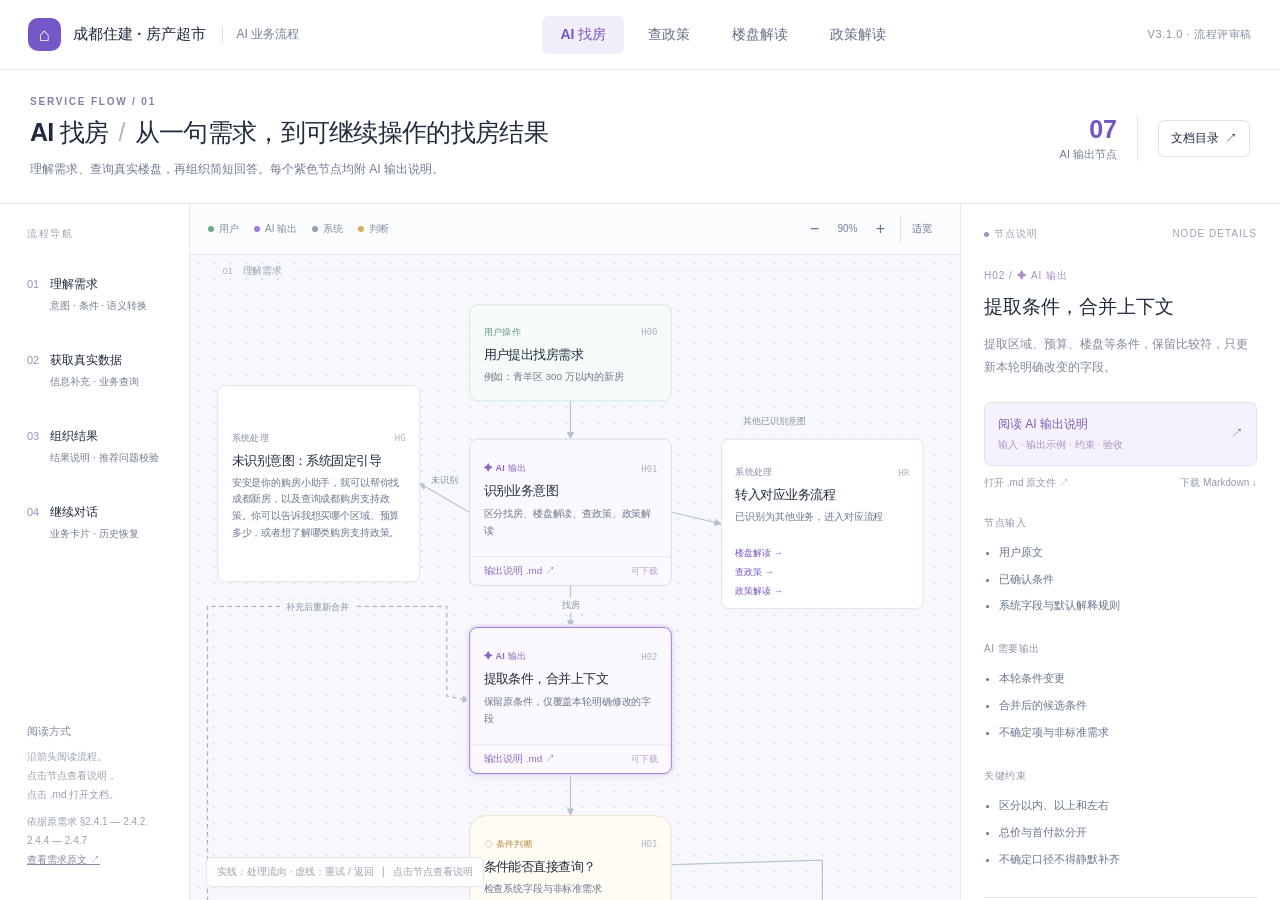
<file: index.html>
<!doctype html>
<html lang="zh-CN">
<head>
  <meta charset="utf-8">
  <meta name="viewport" content="width=device-width, initial-scale=1">
  <meta http-equiv="refresh" content="0; url=AI找房流程.html">
  <title>成都住建房产超市 · AI 业务流程</title>
</head>
<body>
  <p><a href="AI找房流程.html">打开 AI 找房流程</a></p>
  <p><a href="AI政策流程.html">查政策流程</a> · <a href="楼盘解读流程.html">楼盘解读流程</a> · <a href="政策解读流程.html">政策解读流程</a></p>
</body>
</html>
</file>
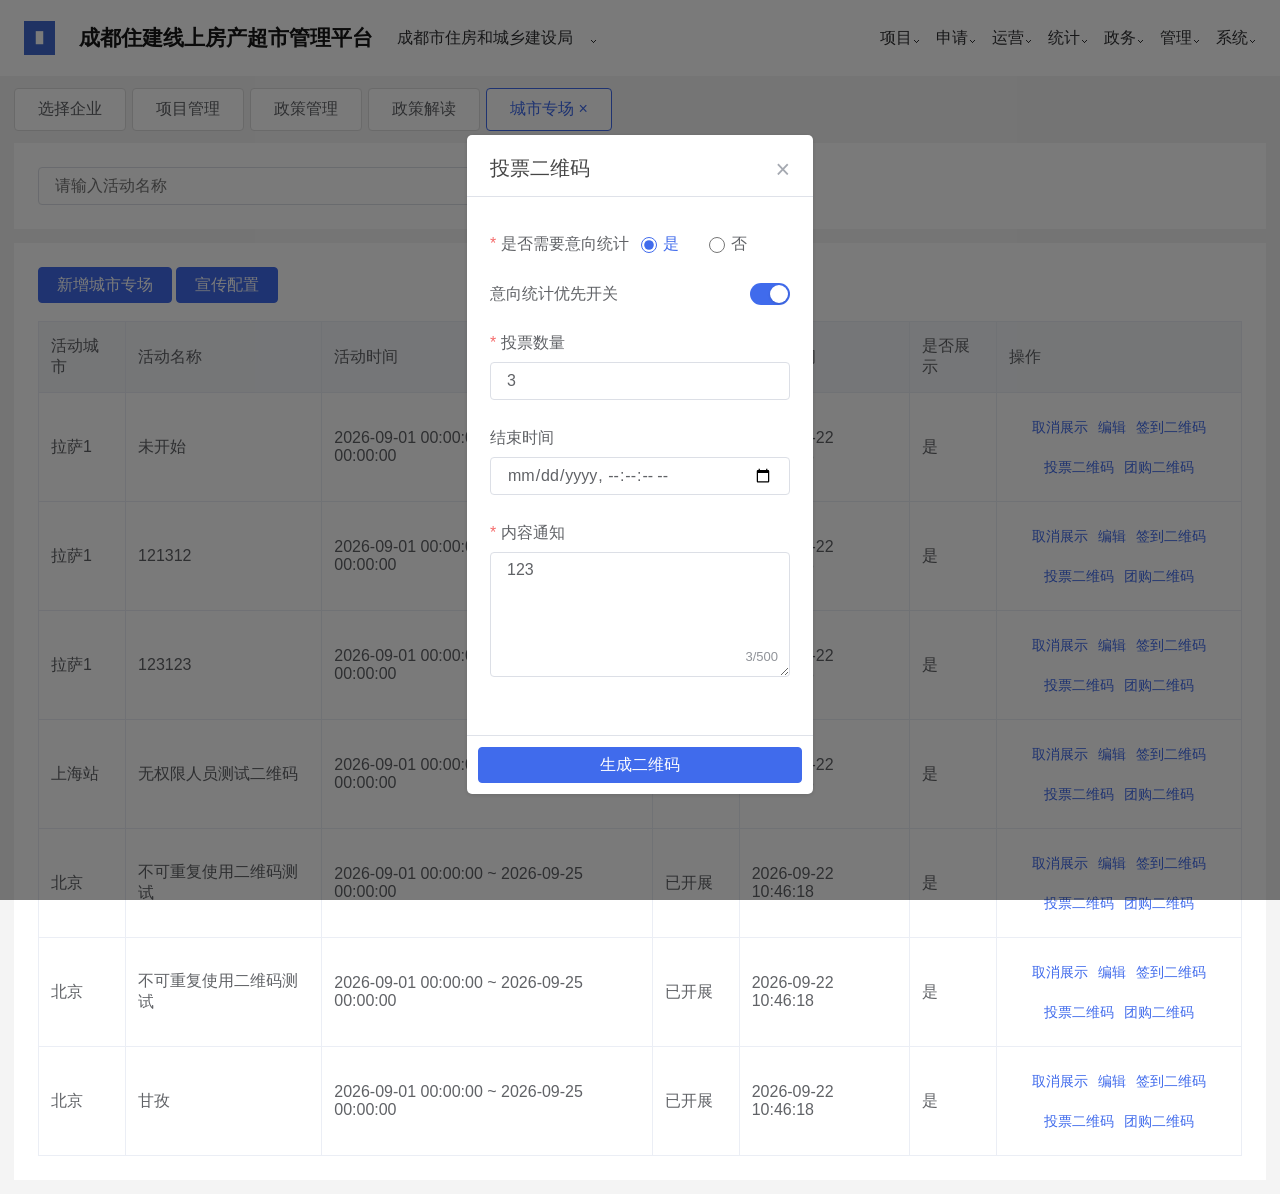
<file: 0929-意向统计优化开关.html>
<!doctype html>
<html lang="zh-CN"><head><meta charset="UTF-8"><meta name="viewport" content="width=device-width,initial-scale=1"><title>投票二维码 · 意向统计优先</title><style>
*{box-sizing:border-box}body{margin:0;background:#f4f4f4;font:16px "Microsoft YaHei",Arial,sans-serif;color:#606266}button,input,textarea{font:inherit}button{cursor:pointer}header{height:76px;background:white;display:flex;align-items:center;padding:0 24px;gap:24px;color:#303133}.logo{background:#4069cf;color:white;font-size:30px;padding:0 8px}header strong{font-size:21px;color:#171717}header small{font-size:16px}nav{margin-left:auto;word-spacing:26px}.tabs{padding:12px 14px;display:flex;gap:6px}.tabs span{background:white;border:1px solid #ddd;border-radius:4px;padding:10px 23px}.tabs .active{color:#416cec;border-color:#416cec}.search,.listing{margin:0 14px 14px;background:white;padding:24px}.search input{width:570px}.primary{background:#406bec;border:1px solid #406bec;color:white;border-radius:4px;height:36px;padding:0 18px}input,textarea{border:1px solid #dcdfe6;border-radius:4px;padding:8px 16px;color:#606266;background:white;outline:none}input:focus,textarea:focus{border-color:#6485ff}input{height:38px}.search button{margin-left:14px}table{margin-top:18px;border-collapse:collapse;width:100%;font-size:16px}th,td{border:1px solid #ebeef5;text-align:left;padding:14px 12px;font-weight:400}th{background:#f5f7fa}td{height:91px}td:last-child{width:245px;line-height:2.5;text-align:center}.link{border:0;background:none;color:#406bec;font-size:14px;padding:0 5px}.overlay{position:fixed;inset:0;background:rgba(0,0,0,.52);display:flex;align-items:flex-start;justify-content:center;padding:15vh 16px 24px;overflow:auto}.overlay[hidden]{display:none}.modal{width:346px;max-width:100%;background:white;border-radius:5px;box-shadow:0 1px 5px #0002;overflow:hidden}.modal-header{padding:20px 23px 14px;border-bottom:1px solid #dfe2e9;display:flex;align-items:center;justify-content:space-between;font-size:20px;color:#454545}.close{border:0;background:none;color:#a5a9b1;font-size:25px;line-height:24px;padding:0}.form-body{padding:37px 23px 54px}.row{display:flex;align-items:center;gap:12px;margin-bottom:28px;white-space:nowrap}.required:before{content:'*';color:#f56c6c;margin-right:5px}.radio{display:flex;align-items:center;gap:6px;cursor:pointer}.radio input{width:16px;height:16px;accent-color:#406bec;margin:0}.radio:has(input:checked){color:#406bec}.optimization{justify-content:space-between}.switch{width:40px;height:22px;background:#c0c4cc;border:0;border-radius:20px;padding:2px;transition:background .18s;position:relative}.switch:after{content:'';display:block;width:18px;height:18px;border-radius:50%;background:white;box-shadow:0 1px 3px #0002;transition:transform .18s}.switch[aria-checked=true]{background:#406bec}.switch[aria-checked=true]:after{transform:translateX(18px)}.switch:focus-visible{outline:2px solid #406bec;outline-offset:3px}.field{display:block;margin-top:28px}.field>span{display:block;margin-bottom:8px}.field input,.field textarea{width:100%}.textarea-wrap{position:relative}.field textarea{height:125px;resize:vertical;padding-bottom:30px}.count{position:absolute;bottom:17px;right:12px;font-size:13px;color:#909399}.modal-footer{border-top:1px solid #dfe2e9;padding:11px}.modal-footer button{width:100%}.toast{position:fixed;top:25px;left:50%;transform:translateX(-50%);background:white;box-shadow:0 3px 14px #0002;padding:14px 24px;border-radius:4px;color:#606266;z-index:5}.toast[hidden]{display:none}@media(max-width:700px){header small,nav{display:none}header strong{font-size:16px}.search input{width:60%}.listing{overflow:auto}table{min-width:1000px}.overlay{padding-top:8vh}.form-body{padding-top:28px;padding-bottom:35px}}
</style></head><body>
<header><span class="logo">▮</span><strong>成都住建线上房产超市管理平台</strong><small>成都市住房和城乡建设局　⌄</small><nav>项目⌄　申请⌄　运营⌄　统计⌄　政务⌄　管理⌄　系统⌄</nav></header>
<div class="tabs"><span>选择企业</span><span>项目管理</span><span>政策管理</span><span>政策解读</span><span class="active">城市专场 ×</span></div>
<div class="search"><input placeholder="请输入活动名称"><button class="primary" id="search">查询</button><button id="reset">重置</button></div>
<div class="listing"><button class="primary">新增城市专场</button> <button class="primary">宣传配置</button><table><thead><tr><th>活动城市</th><th>活动名称</th><th>活动时间</th><th>活动状态</th><th>创建时间</th><th>是否展示</th><th>操作</th></tr></thead><tbody id="rows"></tbody></table></div>
<div class="overlay" id="overlay"><section class="modal" role="dialog" aria-modal="true" aria-labelledby="title"><div class="modal-header"><span id="title">投票二维码</span><button class="close" aria-label="关闭">×</button></div><form id="form"><div class="form-body"><div class="row"><span class="required">是否需要意向统计</span><label class="radio"><input type="radio" name="intent" value="yes" checked>是</label><label class="radio" style="margin-left:18px"><input type="radio" name="intent" value="no">否</label></div><div class="row optimization"><span id="optimization-label">意向统计优先开关</span><button type="button" class="switch" role="switch" aria-checked="true" aria-labelledby="optimization-label" id="optimization"></button></div><label class="field"><span class="required">投票数量</span><input name="votes" type="number" min="1" step="1" value="3" required></label><label class="field"><span>结束时间</span><input name="endTime" type="datetime-local" step="1" aria-label="结束时间"></label><label class="field"><span class="required">内容通知</span><div class="textarea-wrap"><textarea name="notice" maxlength="500" required>123</textarea><span class="count">3/500</span></div></label></div><div class="modal-footer"><button class="primary" type="submit">生成二维码</button></div></form></section></div><div class="toast" role="status" hidden></div>
<script>
const rows=document.querySelector('#rows');const names=['未开始','121312','123123','无权限人员测试二维码','不可重复使用二维码测试','不可重复使用二维码测试','甘孜'];
names.forEach((name,i)=>{const tr=document.createElement('tr');tr.innerHTML=`<td>${i<3?'拉萨1':i===3?'上海站':'北京'}</td><td>${name}</td><td>2026-09-01 00:00:00 ~ 2026-09-25 00:00:00</td><td>${i<3?'未开始':'已开展'}</td><td>2026-09-22 10:46:18</td><td>是</td><td><button class="link">取消展示</button><button class="link">编辑</button><button class="link">签到二维码</button><br><button class="link open">投票二维码</button><button class="link">团购二维码</button></td>`;rows.append(tr)});
const overlay=document.querySelector('#overlay'),toggle=document.querySelector('#optimization');toggle.onclick=()=>toggle.setAttribute('aria-checked',String(toggle.getAttribute('aria-checked')!=='true'));document.querySelector('.close').onclick=()=>overlay.hidden=true;document.querySelectorAll('.open').forEach(b=>b.onclick=()=>{overlay.hidden=false;toggle.focus()});document.addEventListener('keydown',e=>{if(e.key==='Escape')overlay.hidden=true});document.querySelector('textarea').oninput=e=>document.querySelector('.count').textContent=e.target.value.length+'/500';document.querySelector('#form').onsubmit=e=>{e.preventDefault();const toast=document.querySelector('.toast');toast.textContent='原型演示：配置已确认，二维码生成需接入服务';toast.hidden=false;setTimeout(()=>toast.hidden=true,3000)};document.querySelector('#search').onclick=()=>{const q=document.querySelector('.search input').value.trim();[...rows.children].forEach(r=>r.hidden=!r.children[1].textContent.includes(q))};document.querySelector('#reset').onclick=()=>{document.querySelector('.search input').value='';document.querySelector('#search').click()};
</script></body></html>
</file>
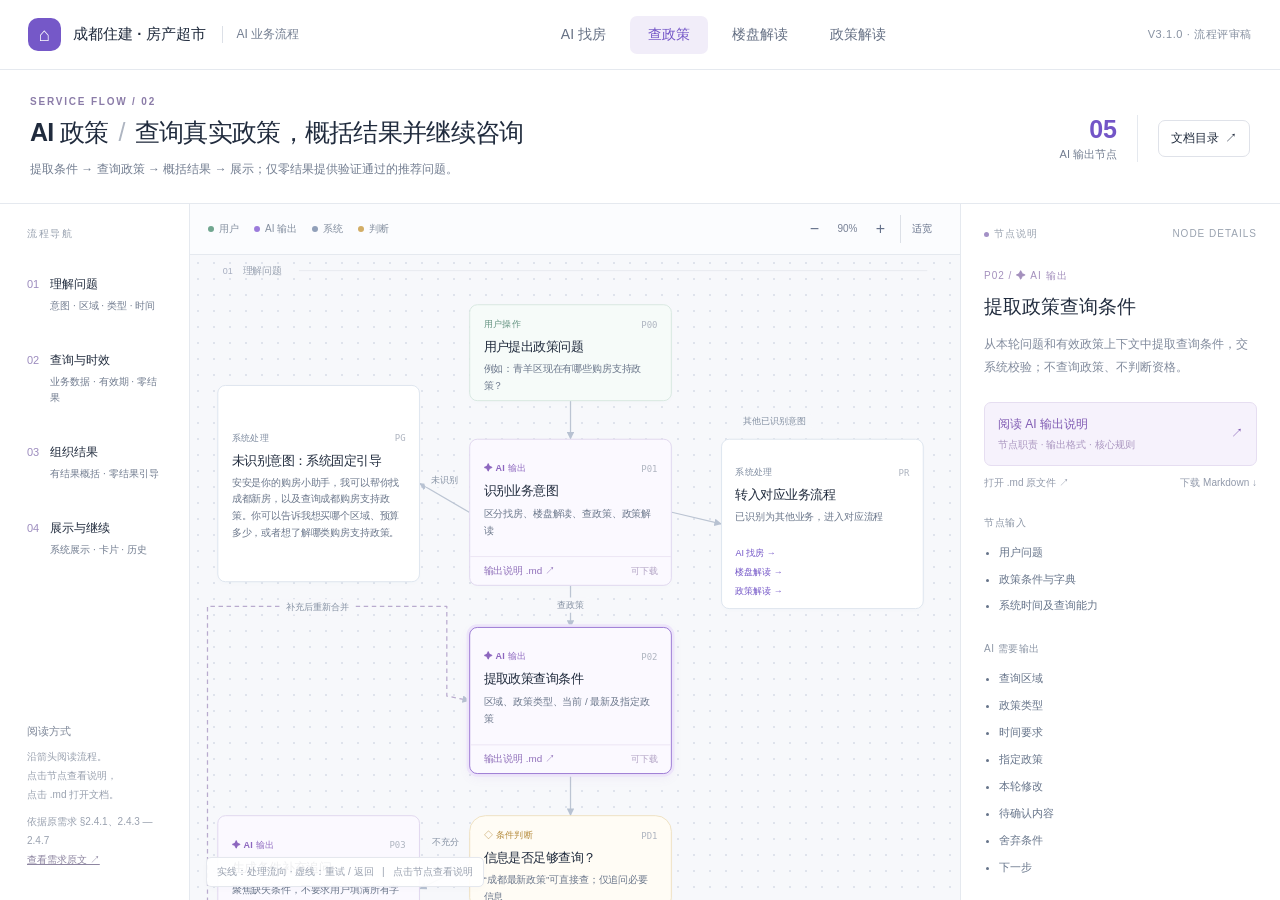
<file: AI政策流程.html>
<!doctype html>
<html lang="zh-CN"><head><meta charset="UTF-8"><meta name="viewport" content="width=device-width,initial-scale=1"><meta name="color-scheme" content="light"><title>AI 政策流程 · 成都住建房产超市</title><style>:root{--ink:#202b3d;--muted:#727d90;--line:#e5e9ef;--purple:#7355c7;--purple-light:#f6f2ff;--blue:#4574b6;--green:#408776;--bg:#f7f8fb;font-family:Inter,"Segoe UI","Microsoft YaHei",sans-serif;color:var(--ink);background:var(--bg);font-synthesis:none}
*{box-sizing:border-box}body{margin:0}button,a{font:inherit}button{cursor:pointer}a{color:var(--purple);text-decoration:none}a:hover{text-decoration:underline}button:focus-visible,a:focus-visible{outline:3px solid #8d79c9;outline-offset:3px}button{color:inherit}header{height:70px;padding:0 28px;background:#fff;border-bottom:1px solid var(--line);display:flex;align-items:center;justify-content:space-between;gap:24px}.brand{display:flex;align-items:center;gap:12px;font-weight:650;font-size:15px}.mark{width:33px;height:33px;background:#7558c8;color:#fff;display:grid;place-items:center;border-radius:10px;font-size:19px}.brand small{font-size:12px;font-weight:400;color:var(--muted);border-left:1px solid #dce0e7;padding-left:14px;margin-left:4px}.top-nav{display:flex;gap:6px;height:100%;align-items:center}.top-nav a{padding:10px 18px;color:#657084;font-size:14px;border-radius:7px}.top-nav a.current{color:var(--purple);background:#f1edf9;font-weight:650}.version{font-size:11px;color:#8791a1;letter-spacing:.6px}.intro{padding:26px 30px 22px;display:flex;justify-content:space-between;align-items:center;gap:20px;background:#fff}.eyebrow{font-size:10px;letter-spacing:1.8px;color:#8b7ca8;font-weight:650;margin-bottom:9px}h1{font-size:25px;letter-spacing:-.7px;margin:0 0 10px;font-weight:650}h1 .muted{color:#aeb5c1;font-weight:400;padding:0 10px}.intro p{font-size:12px;color:var(--muted);margin:0;line-height:1.8}.intro-right{display:flex;align-items:center;gap:20px}.stat{border-right:1px solid var(--line);padding-right:20px;text-align:right;white-space:nowrap}.stat strong{font-size:25px;font-weight:550;color:var(--purple)}.stat span{display:block;font-size:11px;color:var(--muted);margin-top:3px}.outline-button{display:inline-flex;align-items:center;justify-content:center;gap:6px;border:1px solid #dfe2e9;background:white;border-radius:7px;padding:9px 12px;font-size:12px;white-space:nowrap}.workspace{display:grid;grid-template-columns:190px minmax(0,1fr) 320px;border-top:1px solid var(--line);height:calc(100dvh - 205px);min-height:550px}.rail{background:#fff;padding:23px 17px;border-right:1px solid var(--line);display:flex;flex-direction:column;overflow:auto}.rail-title{font-size:10px;letter-spacing:1.5px;color:#9aa3b1;margin:0 10px 18px}.phase-nav{border:0;background:transparent;display:flex;gap:11px;text-align:left;padding:14px 10px;border-radius:7px;width:100%;margin-bottom:7px}.phase-nav:hover{background:#f5f3fb}.phase-index{font-size:11px;color:#9c8cbe;line-height:22px}.phase-nav strong{font-size:12px;display:block;line-height:22px;font-weight:600}.phase-nav small{display:block;color:var(--muted);font-size:10px;line-height:1.6;margin-top:3px}.rail-note{margin:auto 10px 0;padding-top:24px}.rail-note strong{font-size:11px;color:#7f8899;font-weight:500}.rail-note p{font-size:10px;line-height:1.9;color:#99a1af;margin:8px 0}.flow-area{min-width:0;position:relative;display:flex;flex-direction:column}.toolbar{height:51px;flex-shrink:0;padding:0 18px;display:flex;align-items:center;justify-content:space-between;gap:10px;background:#fbfcfe;border-bottom:1px solid var(--line)}.legend{display:flex;gap:15px;color:#8590a0;font-size:10px}.legend span{display:flex;align-items:center;gap:5px}.dot{width:6px;height:6px;border-radius:50%;background:#91a0b9}.dot.ai{background:#9b7bdb}.dot.decision{background:#d2ad65}.dot.user{background:#70a68f}.zoom-tools{display:flex;align-items:center;gap:1px}.zoom-tools button{border:0;background:transparent;font-size:16px;width:27px;height:28px;color:#65718a;border-radius:4px}.zoom-tools button:hover{background:#eeeaf7}.zoom-tools output{font-size:10px;min-width:37px;text-align:center;color:#778095}.zoom-tools .fit{font-size:10px;width:42px;margin-left:5px;border-left:1px solid #dce0e7;border-radius:0}.viewport{overflow:auto;flex:1;position:relative;background-image:radial-gradient(#dfe3ec .8px,transparent .8px);background-size:16px 16px;scroll-behavior:smooth}.stage-wrap{position:relative;margin:0 auto}.diagram{position:absolute;left:0;top:0;width:830px;transform-origin:0 0}.edges{position:absolute;inset:0;pointer-events:none;overflow:visible}.edge{stroke:#bcc5d3;stroke-width:1.4;fill:none;stroke-linejoin:round;marker-end:url(#arrow)}.edge.dashed{stroke-dasharray:5 4;stroke:#b9abce}.edge-label{font-size:10px;fill:#8490a2}.phase-band{position:absolute;left:22px;right:22px;height:35px;display:flex;gap:11px;align-items:center;font-size:11px;color:#99a2b1;pointer-events:none}.phase-band:after{content:"";height:1px;background:#e6e9ef;flex:1;margin-left:8px}.phase-band b{font-weight:500;font-size:10px;color:#a6adc0}.node{position:absolute;border:1px solid #dce3ed;border-radius:9px;background:#fff;box-shadow:0 2px 5px #52638204;overflow:hidden;display:flex;flex-direction:column;transition:box-shadow .15s,border-color .15s}.node.selected{border-color:#9776d0;box-shadow:0 0 0 3px #ede5fa,0 4px 13px #8765bd14}.node.ai{background:#fbf9ff;border-color:#dfd5ee}.node.ai.selected{border-color:#9470d1}.node.decision{background:#fffcf5;border-color:#eddfbd;border-radius:18px}.node.user{background:#f6fbf9;border-color:#d6e7df}.node.error{background:#fff7f6;border-color:#eedbd8}.node-main{background:none;border:0;text-align:left;display:block;padding:14px 15px 8px;flex:1;width:100%}.node-head{display:flex;justify-content:space-between;align-items:center;margin-bottom:8px}.node-type{font-size:9px;font-weight:550;color:#7f8ca0;letter-spacing:.4px}.ai .node-type{color:#8d67bf}.decision .node-type{color:#b58b3c}.user .node-type{color:#649382}.error .node-type{color:#b87e73}.node-id{font:9px Consolas,monospace;color:#aeb4c0}.node h3{font-size:13px;line-height:1.5;margin:0 0 5px;font-weight:620;letter-spacing:-.1px}.node p{font-size:10px;line-height:1.8;color:#80899a;margin:0}.node-footer{height:32px;border-top:1px solid #eae3f3;display:flex;align-items:center;justify-content:space-between;padding:0 15px;font-size:10px}.node-footer a{color:#9070ba}.node-footer span{color:#b1a2c4;font-size:9px}.node-go{font-size:10px;margin:0 15px 10px}.inspector{background:#fff;border-left:1px solid var(--line);padding:23px;overflow:auto}.inspector-top{display:flex;justify-content:space-between;align-items:center;font-size:10px;color:#9aa3b0;letter-spacing:1px;margin-bottom:28px}.live-dot{width:5px;height:5px;border-radius:50%;display:inline-block;background:#a390c6;margin-right:5px}.detail-kicker{font-size:10px;letter-spacing:1px;color:#a490bd;margin-bottom:9px}.inspector h2{font-size:19px;line-height:1.55;margin:0 0 12px;font-weight:630}.detail-summary{font-size:12px;line-height:1.9;color:#808a9c;margin:0 0 23px}.doc-primary{display:flex;align-items:center;justify-content:space-between;background:#f6f2fc;border:1px solid #e6def1;color:#805bb3;width:100%;border-radius:7px;padding:13px;font-size:12px;text-align:left}.doc-primary small{display:block;font-size:10px;color:#aa96c0;margin-top:5px}.doc-links{display:flex;justify-content:space-between;margin-top:10px;font-size:10px}.doc-links a{color:#929aab}.detail-section{margin-top:26px}.detail-section h3{font-size:10px;color:#8d97a7;font-weight:500;letter-spacing:.5px;margin:0 0 12px}.detail-section ul{padding-left:15px;margin:0}.detail-section li{font-size:11px;line-height:1.9;color:#66748a;margin:6px 0}.chips{display:flex;gap:6px;flex-wrap:wrap}.chip{padding:5px 8px;background:#f5f6f9;color:#7e899c;font-size:10px;border-radius:4px}.detail-boundary{border-top:1px solid var(--line);margin-top:27px;padding-top:16px;color:#9aa3b2;font-size:10px;line-height:1.9}.mobile-detail{display:none}.footer-info{position:absolute;bottom:13px;left:16px;border:1px solid #e5e8ee;background:#ffffffed;box-shadow:0 2px 6px #31466305;border-radius:5px;font-size:10px;color:#9aa2b0;padding:7px 10px;pointer-events:none}.source-link{color:#8e86a1;text-decoration:underline}.modal{max-width:880px;width:calc(100% - 40px);height:85vh;border:1px solid #e1dbea;border-radius:13px;padding:0;box-shadow:0 15px 80px #20263d33;color:var(--ink)}.modal::backdrop{background:#30354955;backdrop-filter:blur(3px)}.modal-bar{position:sticky;top:0;background:#fff;z-index:1;border-bottom:1px solid var(--line);padding:17px 22px;display:flex;align-items:center;justify-content:space-between;gap:12px}.modal-title{font-size:13px;font-weight:600}.modal-bar button{border:0;background:#f5f4f9;border-radius:5px;padding:6px 11px;font-size:12px}.modal-actions{display:flex;gap:12px;align-items:center;font-size:11px}.markdown{padding:20px 30px 35px;font-size:13px;line-height:1.9;color:#64718a;overflow-wrap:anywhere}.markdown h1{font-size:23px;color:#2d3444;margin-top:14px}.markdown h2{font-size:17px;color:#3d465c;margin-top:28px;border-bottom:1px solid #eee9f3;padding-bottom:8px}.markdown h3{font-size:14px;color:#4d566d;margin-top:22px}.markdown p{margin:10px 0}.markdown pre{background:#f5f3f9;border:1px solid #ece6f3;padding:17px;border-radius:7px;overflow:auto;font-size:11px;line-height:1.8}.markdown code{font-family:Consolas,monospace;background:#f5f3f9;color:#8263a8;padding:2px 4px;border-radius:3px}.markdown pre code{padding:0}.markdown table{border-collapse:collapse;width:100%;font-size:12px;margin:16px 0}.markdown th,.markdown td{padding:9px 11px;border:1px solid #e8e5ed;text-align:left}.markdown th{background:#f8f6fb}.markdown blockquote{border-left:3px solid #c8b7df;padding-left:15px;margin-left:0;color:#8b7d9b}.doc-list{padding:18px 22px}.doc-item{display:flex;align-items:center;gap:14px;padding:15px 0;border-bottom:1px solid var(--line)}.doc-item button{border:0;background:transparent;text-align:left;flex:1;font-size:13px;color:#5e5677}.doc-item a{font-size:11px}.doc-item span{font-size:10px;color:#a492bd}.notice{background:#fbf9ef;border:1px solid #ece4c5;padding:12px 16px;border-radius:7px;font-size:11px;color:#92885f;line-height:1.9;margin:0 0 20px}.inspector-close{display:none}.no-js{margin:30px;color:#685588} @media(min-width:1650px){.workspace{grid-template-columns:210px minmax(0,1fr) 350px}.inspector{padding:27px}.node h3{font-size:14px}.node p{font-size:11px}}
@media(max-width:1250px){.workspace{grid-template-columns:minmax(0,1fr) 310px}.rail{display:none}.intro{padding:23px}.brand small{display:none}.toolbar{padding:0 13px}.intro p{max-width:620px}.intro-right .stat{display:none}}
@media(max-width:800px){header{padding:0 15px;height:62px;gap:8px}.brand{font-size:12px;gap:8px}.mark{width:28px;height:28px}.top-nav a{padding:9px 11px;font-size:12px}.version{display:none}.intro{padding:19px 17px;align-items:flex-start}.intro h1{font-size:21px}.intro .muted,.intro .subtitle{display:none}.intro p{font-size:11px}.intro-right{padding-top:15px}.intro-right .outline-button{font-size:10px}.workspace{grid-template-columns:1fr;height:calc(100dvh - 191px);min-height:450px}.inspector{display:none;position:fixed;z-index:5;top:62px;bottom:0;right:0;width:min(360px,100%);box-shadow:-12px 0 50px #28334922}.inspector.open{display:block}.inspector-close{display:inline-flex;border:0;background:transparent;font-size:14px}.legend{gap:10px;font-size:9px}.zoom-tools .fit{width:33px}.toolbar{padding:0 9px}.mobile-detail{display:block;border:0;color:#8b6ab5;background:#f2eefa;padding:6px 9px;border-radius:5px;font-size:10px}.footer-info{font-size:9px;left:9px;bottom:9px}.modal{width:calc(100% - 20px);height:90vh}.markdown{padding:15px 20px;font-size:12px}.modal-bar{padding:13px}.modal-actions{gap:8px}.modal-title{max-width:50%;font-size:11px}.modal-actions a{font-size:10px}}
/* The workbench owns scrolling; prevent a second page scrollbar. */
.node-links{display:flex;flex-direction:column;gap:6px;margin:0 15px 12px}.node-links a{font-size:10px;line-height:1.5}.top-nav{flex-shrink:0}.top-nav a{white-space:nowrap}
@media(max-width:1000px){.version{display:none}.brand small{display:none}.top-nav a{padding:9px 13px}}
@media(max-width:650px){header{height:auto;min-height:95px;flex-wrap:wrap;gap:6px;padding:10px 15px 6px}.brand{width:100%}.top-nav{width:100%;height:38px;justify-content:space-between}.top-nav a{font-size:12px;padding:8px 12px}.inspector{top:95px}}
body{height:100dvh;display:flex;flex-direction:column;overflow:hidden}header,.intro{flex-shrink:0}.workspace{flex:1;height:auto;min-height:0;grid-template-rows:minmax(0,1fr)}.flow-area,.viewport,.inspector,.rail{min-height:0;scrollbar-width:thin;scrollbar-color:#d1d6e0 transparent}.node h3{font-size:14px}.node p{font-size:11px;line-height:1.7;color:#6b778b}.node-type{font-size:10px}.node-id{font-size:10px}.node-footer{font-size:11px}.node-footer span{font-size:10px}.node-go-button{border:0;background:transparent;color:var(--purple);text-align:left;padding:0;cursor:pointer}.node-main{min-height:0}
@media print{body{display:block;height:auto;overflow:visible}header,.intro-right,.rail,.toolbar,.inspector,.footer-info{display:none}.intro{padding:10px}.workspace{display:block;height:auto;border:0}.viewport{overflow:visible;background:white}.stage-wrap{width:830px!important;height:auto!important}.diagram{position:relative;transform:none!important}.node{break-inside:avoid}.flow-area{display:block}.intro p{color:#666}}
</style></head>
<body><header><div class="brand"><span class="mark" aria-hidden="true">⌂</span>成都住建 · 房产超市<small>AI 业务流程</small></div><nav class="top-nav" aria-label="业务流程"><a href="AI找房流程.html" class="" >AI 找房</a><a href="AI政策流程.html" class="current" aria-current="page">查政策</a><a href="楼盘解读流程.html" class="" >楼盘解读</a><a href="政策解读流程.html" class="" >政策解读</a></nav><span class="version">V3.1.0 · 流程评审稿</span></header>
<section class="intro"><div><div class="eyebrow">SERVICE FLOW / 02</div><h1>AI 政策<span class="muted">/</span><span class="subtitle">查询真实政策，概括结果并继续咨询</span></h1><p>提取条件 → 查询政策 → 概括结果 → 展示；仅零结果提供验证通过的推荐问题。</p></div><div class="intro-right"><div class="stat"><strong>05</strong><span>AI 输出节点</span></div><button class="outline-button" id="doc-index">文档目录 <span aria-hidden="true">↗</span></button></div></section>
<main class="workspace"><aside class="rail"><p class="rail-title">流程导航</p><nav id="phases" aria-label="流程阶段"></nav><div class="rail-note"><strong>阅读方式</strong><p>沿箭头阅读流程。<br>点击节点查看说明，<br>点击 .md 打开文档。</p><p>依据原需求 §2.4.1、2.4.3 — 2.4.7<br><a class="source-link" href="docs/需求原文.md" target="_blank" rel="noopener">查看需求原文 ↗</a></p></div></aside>
<section class="flow-area" aria-label="AI 政策流程图"><div class="toolbar"><div class="legend"><span><i class="dot user"></i>用户</span><span><i class="dot ai"></i>AI 输出</span><span><i class="dot"></i>系统</span><span><i class="dot decision"></i>判断</span></div><div class="zoom-tools"><button id="zoom-out" aria-label="缩小流程图">−</button><output id="zoom-value" aria-label="当前缩放">100%</output><button id="zoom-in" aria-label="放大流程图">+</button><button id="zoom-fit" class="fit">适宽</button><button id="show-detail" class="mobile-detail" aria-label="查看节点说明">说明</button></div></div><div class="viewport" id="viewport"><div class="stage-wrap" id="stage-wrap"><div class="diagram" id="diagram"></div></div></div><div class="footer-info">实线：处理流向 · 虚线：重试 / 返回 &nbsp; | &nbsp; 点击节点查看说明</div></section>
<aside class="inspector" id="inspector" aria-label="节点详情"><div class="inspector-top"><span><i class="live-dot"></i>节点说明</span><span>NODE DETAILS <button class="inspector-close" id="close-detail" aria-label="关闭节点说明">×</button></span></div><div id="detail" aria-live="polite"></div></aside></main>
<dialog class="modal" id="document-modal" aria-labelledby="modal-title"><div class="modal-bar"><span class="modal-title" id="modal-title"></span><div class="modal-actions"><a id="modal-raw" href="#" target="_blank" rel="noopener">原文件 ↗</a><a id="modal-download" href="#" download>下载 .md ↓</a><button id="modal-close" aria-label="关闭文档">关闭 ×</button></div></div><div id="modal-body"></div></dialog><noscript><p class="no-js">请启用 JavaScript 查看交互流程图，或阅读 <a href="docs/README.md">Markdown 文档索引</a>。</p></noscript>
<script>const FLOW={"key":"policy","title":"AI 政策","subtitle":"查询真实政策，概括结果并继续咨询","file":"AI政策流程.html","other":"AI找房流程.html","defaultNode":"P02","description":"提取条件 → 查询政策 → 概括结果 → 展示；仅零结果提供验证通过的推荐问题。","source":"2.4.1、2.4.3 — 2.4.7","height":2205,"phases":[{"title":"理解问题","sub":"意图 · 区域 · 类型 · 时间","y":0},{"title":"查询与时效","sub":"业务数据 · 有效期 · 零结果","y":785},{"title":"组织结果","sub":"有结果概括 · 零结果引导","y":1295},{"title":"展示与继续","sub":"系统展示 · 卡片 · 历史","y":1530}],"rules":["仅基于政策库及已获取原文作答","缺少正文，不补全标准或条件","区分已生效、即将生效、已失效","政策最多 5 条；推荐问题最多 3 个"],"nodes":[{"id":"P00","title":"用户提出政策问题","description":"例如：青羊区现在有哪些购房支持政策？","type":"user","x":297,"y":55,"w":226,"h":108},{"id":"P01","title":"识别业务意图","description":"区分找房、楼盘解读、查政策、政策解读","type":"ai","x":297,"y":205,"w":226,"h":164},{"id":"PR","title":"转入对应业务流程","description":"已识别为其他业务，进入对应流程","type":"system","x":578,"y":205,"w":226,"h":190,"links":[{"label":"AI 找房 →","file":"AI找房流程.html"},{"label":"楼盘解读 →","file":"楼盘解读流程.html"},{"label":"政策解读 →","file":"政策解读流程.html"}]},{"id":"PG","title":"未识别意图：系统固定引导","description":"安安是你的购房小助手，我可以帮你找成都新房，以及查询成都购房支持政策。你可以告诉我想买哪个区域、预算多少，或者想了解哪类购房支持政策。","type":"system","x":16,"y":145,"w":226,"h":220,"fixedReply":true},{"id":"P02","title":"提取政策查询条件","description":"区域、政策类型、当前 / 最新及指定政策","type":"ai","x":297,"y":415,"w":226,"h":164},{"id":"PD1","title":"信息是否足够查询？","description":"“成都最新政策”可直接查；仅追问必要信息","type":"decision","x":297,"y":625,"w":226,"h":110},{"id":"P03","title":"生成条件补充追问","description":"聚焦缺失条件，不要求用户填满所有字段","type":"ai","x":16,"y":625,"w":226,"h":164},{"id":"PU1","title":"用户补充或修改","description":"保留本轮政策上下文，覆盖明确修改条件","type":"user","x":16,"y":840,"w":226,"h":108},{"id":"PQ","title":"查询政策并校验时效","description":"读取真实政策，按系统规则判断有效状态并排序","type":"system","x":297,"y":840,"w":226,"h":136,"rules":["按校验后的条件查询，返回真实政策及详情入口。","系统计算已生效、即将生效、已失效状态；日期缺失或冲突标为待核验。","当前仅查有效政策；最新按配置时间字段排序，并标明状态。","查询异常进入重试，不作为零结果。"]},{"id":"PE1","title":"政策接口异常","description":"提示查询失败并重试；失败不当作零结果","type":"error","x":578,"y":840,"w":226,"h":136},{"id":"PD2","title":"是否存在匹配政策？","description":"“当前”仅选有效政策；“最新”须标明状态","type":"decision","x":297,"y":1045,"w":226,"h":110},{"id":"P04","title":"生成政策结果概括","description":"简短总结已查得信息；仅有标题时不延伸正文内容","type":"ai","x":297,"y":1350,"w":226,"h":164},{"id":"P06","title":"生成零结果说明与候选问题","description":"依照政策库真实覆盖范围，生成可验证的问题","type":"ai","x":578,"y":1350,"w":226,"h":164},{"id":"PS","title":"展示回复与政策卡片","description":"有结果展示概括与卡片；零结果展示说明及验证通过的推荐问题","type":"system","x":297,"y":1565,"w":226,"h":136,"rules":["有结果：P04 后直接展示概括及最多 5 张真实政策卡片，不生成下一步问题。","零结果：先展示 P06 的说明；候选由系统在后台实际查询验证，通过后展示最多 3 个问题，无需再次调用 AI。","无候选、验证失败或无结果时隐藏推荐区，保留零结果说明和输入框。","后台验证不修改当前条件；用户选择推荐后才更新条件并重新查询。"]},{"id":"PA","title":"任一 AI 节点异常","description":"超时、无效结构或超出数据的政策断言","type":"system","x":16,"y":1350,"w":226,"h":136},{"id":"PE2","title":"AI 失败提示与重试","description":"“安安暂时开小差了，请稍后再试。”保留查询条件","type":"error","x":16,"y":1535,"w":226,"h":136},{"id":"PE3","title":"重试失败节点","description":"继续使用原始政策数据，不补造政策作为降级回答","type":"system","x":16,"y":1735,"w":226,"h":136},{"id":"PC","title":"用户继续操作","description":"点击推荐问题 / 自由追问 / 查看政策详情","type":"user","x":297,"y":1785,"w":226,"h":108},{"id":"PB","title":"查看政策详情或原文","description":"使用接口返回的政策 ID 和实际页面路径","type":"system","x":578,"y":1785,"w":226,"h":136},{"id":"PM","title":"保存并恢复会话","description":"历史问题、回答、卡片、追问、条件和滚动位置","type":"system","x":578,"y":1995,"w":226,"h":136},{"id":"PU2","title":"下一轮：重新识别意图","description":"携带原上下文进入 P01；仍查政策则到 P02 合并条件","type":"system","x":297,"y":1995,"w":226,"h":164,"jump":"P01"}],"edges":[{"from":"P00","to":"P01"},{"from":"P01","to":"P02","label":"查政策","lx":410,"ly":390},{"from":"P01","to":"PR","a":"right","b":"left","label":"其他已识别意图","lx":638,"ly":185},{"from":"P01","to":"PG","a":"left","b":"right","label":"未识别","lx":269,"ly":250},{"from":"P02","to":"PD1"},{"from":"PD1","to":"P03","a":"left","b":"right","label":"不充分","lx":271,"ly":654},{"from":"P03","to":"PU1"},{"from":"PU1","to":"P02","a":"left","b":"left","via":[[5,890],[5,392],[272,392],[272,492]],"dashed":true,"label":"补充后重新合并","lx":128,"ly":392},{"from":"PD1","to":"PQ","label":"充分","lx":410,"ly":790},{"from":"PQ","to":"PE1","a":"right","b":"left","label":"异常","lx":548,"ly":874},{"from":"PE1","to":"PQ","a":"bottom","b":"right","via":[[691,980],[551,980],[551,930]],"dashed":true,"label":"重试","lx":670,"ly":980},{"from":"PD2","to":"P04","label":"有结果","lx":410,"ly":1225},{"from":"PD2","to":"P06","a":"right","b":"top","via":[[691,1095]],"label":"零结果","lx":691,"ly":1225},{"from":"PA","to":"PE2","label":"核心生成失败","lx":129,"ly":1513},{"from":"PE2","to":"PE3"},{"from":"P04","to":"PS"},{"from":"PS","to":"PC"},{"from":"PC","to":"PU2","label":"追问 / 推荐问题","lx":410,"ly":1945},{"from":"PC","to":"PB","a":"right","b":"left","label":"查看详情","lx":548,"ly":1765},{"from":"PB","to":"PM"},{"from":"PM","to":"PC","a":"right","b":"right","via":[[816,2055],[816,1935],[549,1935],[549,1855]],"dashed":true,"label":"1 天内返回","lx":720,"ly":1935},{"from":"PQ","to":"PD2"},{"from":"P06","to":"PS","a":"bottom","b":"right","via":[[691,1633]],"label":"系统验证后展示","lx":691,"ly":1552}]};const DOCS=[{"id":"P01","title":"政策意图识别","file":"docs/policy/P01-intent.md","summary":"结合本轮问题和有效上下文，识别业务意图，交系统进入对应流程；本节点不回答政策问题。","inputs":["本轮问题","近期会话与当前意图","服务范围"],"outputs":["意图","是否多意图","其他意图","是否需要澄清"],"rules":["查询“有哪些政策、补贴”属于政策查询；询问具体政策的含义、条件或执行方式属于政策解读。","寻找或筛选楼盘属于找房；咨询明确楼盘属于楼盘咨询。政策仅作找房条件时仍为找房。","以本轮明确目标为准，短句可结合最近有效上下文，不仅凭关键词判断。","无法归类时输出“未识别”，由系统返回固定引导；不自行编写引导语。","仅输出识别结果，不解释判断过程，不推断政策内容或个人资格。"],"content":"# P01 · 政策意图识别\n\n## 节点职责\n\n结合本轮问题和有效上下文，识别业务意图，交系统进入对应流程；本节点不回答政策问题。\n\n## 输出格式\n\n```\n意图：找房 / 楼盘咨询 / 政策查询 / 政策解读 / 未识别\n是否多意图：是 / 否\n其他意图：其他独立意图，无则填“无”\n是否需要澄清：是 / 否\n```\n\n## 核心规则\n\n- 查询“有哪些政策、补贴”属于政策查询；询问具体政策的含义、条件或执行方式属于政策解读。\n- 寻找或筛选楼盘属于找房；咨询明确楼盘属于楼盘咨询。政策仅作找房条件时仍为找房。\n- 以本轮明确目标为准，短句可结合最近有效上下文，不仅凭关键词判断。\n- 无法归类时输出“未识别”，由系统返回固定引导；不自行编写引导语。\n- 仅输出识别结果，不解释判断过程，不推断政策内容或个人资格。\n"},{"id":"P02","title":"政策查询条件提取","file":"docs/policy/P02-conditions.md","summary":"从本轮问题和有效政策上下文中提取查询条件，交系统校验；不查询政策、不判断资格。","inputs":["用户问题","政策条件与字典","系统时间及查询能力"],"outputs":["查询区域","政策类型","时间要求","指定政策","本轮修改","待确认内容","舍弃条件","下一步"],"rules":["本轮明确修改优先，其余有效政策条件保留；不默认继承找房预算、户型等无关条件。","跨业务仅在用户明确说“这个区”等可追溯指代时继承区域。","“成都最新政策”提取为“成都全市＋最新”，不要求补齐区县和类型。","不自行设定最低查询条件；是否可查及默认全市范围由系统配置决定。","“最新”是排序要求，不等于正在生效；“最近”无配置时保留原话，不自定天数。","用户提供的政策名称可作检索线索，政策 ID 只能引用系统真实结果；模糊指代标为待确认。","不推断人才等级、户籍、购房套数、补贴金额或资格。"],"content":"# P02 · 政策查询条件提取\n\n## 节点职责\n\n从本轮问题和有效政策上下文中提取查询条件，交系统校验；不查询政策、不判断资格。\n\n## 输出格式\n\n```\n查询区域：用户明确的区域，未提供填“未指定”\n政策类型：用户明确的类型，未提供填“未指定”\n时间要求：用户原始时间要求，未提供填“未指定”\n指定政策：用户提供的名称或系统已有引用，无则填“无”\n本轮修改：明确新增或修改的条件\n待确认内容：缺失或有歧义的表达，无则填“无”\n舍弃条件：无关或已被替换的条件，无则填“无”\n下一步：校验查询条件\n```\n\n## 核心规则\n\n- 本轮明确修改优先，其余有效政策条件保留；不默认继承找房预算、户型等无关条件。\n- 跨业务仅在用户明确说“这个区”等可追溯指代时继承区域。\n- “成都最新政策”提取为“成都全市＋最新”，不要求补齐区县和类型。\n- 不自行设定最低查询条件；是否可查及默认全市范围由系统配置决定。\n- “最新”是排序要求，不等于正在生效；“最近”无配置时保留原话，不自定天数。\n- 用户提供的政策名称可作检索线索，政策 ID 只能引用系统真实结果；模糊指代标为待确认。\n- 不推断人才等级、户籍、购房套数、补贴金额或资格。\n"},{"id":"P03","title":"政策条件补充追问","file":"docs/policy/P03-clarify.md","summary":"系统判定当前条件无法查询时，仅针对缺失项或歧义生成一次必要追问。本节点不自行增加必填条件。","inputs":["已提取条件","系统范围校验结果","有效候选与历史回答"],"outputs":["追问内容","需要补充","候选内容","保留已有条件","下一步"],"rules":["仅根据系统返回的缺失项或歧义组织追问，不自行设定最低查询条件。","一轮只追问当前最关键的问题，不要求用户一次补全区域、类型和时间。","已确认的条件必须保留，不得重复询问。","“成都全市最新政策”等已满足系统规则的问题，直接查询，不进入本节点。","系统支持默认查询成都全市时，可直接采用全市范围；未配置时不得随机选择区县。","候选政策只能来自系统或当前会话的真实结果，不得编造。","不询问与政策查询无关的预算、收入或证件信息。","追问阶段不得输出政策内容、补贴信息或资格判断。","用户提出新问题时，重新识别意图；用户补充条件后，返回条件提取节点重新校验。"],"content":"# P03 · 政策条件补充追问\n\n## 节点职责\n\n系统判定当前条件无法查询时，仅针对缺失项或歧义生成一次必要追问。本节点不自行增加必填条件。\n\n## 输出格式\n\n缺少查询条件时：\n```\n追问内容：你想了解哪个区域或哪类购房政策？\n需要补充：系统判定的真实缺失项\n候选内容：无\n保留已有条件：是\n下一步：等待用户补充\n```\n\n政策指代不清时：\n```\n追问内容：你指的是哪一项政策？可以根据政策名称进一步确认。\n需要补充：具体政策\n候选内容：系统返回的真实政策名称\n保留已有条件：是\n下一步：等待用户确认\n```\n\n## 核心规则\n\n- 仅根据系统返回的缺失项或歧义组织追问，不自行设定最低查询条件。\n- 一轮只追问当前最关键的问题，不要求用户一次补全区域、类型和时间。\n- 已确认的条件必须保留，不得重复询问。\n- “成都全市最新政策”等已满足系统规则的问题，直接查询，不进入本节点。\n- 系统支持默认查询成都全市时，可直接采用全市范围；未配置时不得随机选择区县。\n- 候选政策只能来自系统或当前会话的真实结果，不得编造。\n- 不询问与政策查询无关的预算、收入或证件信息。\n- 追问阶段不得输出政策内容、补贴信息或资格判断。\n- 用户提出新问题时，重新识别意图；用户补充条件后，返回条件提取节点重新校验。\n"},{"id":"P04","title":"政策结果概括","file":"docs/policy/P04-summary.md","summary":"查询成功且有结果时，简短概括系统返回的政策，引用真实条目供系统展示卡片。","inputs":["真实政策结果","系统计算的有效状态","正文可用性与详情路径"],"outputs":["结果概括","命中总数","展示数量","政策引用","下一步"],"rules":["仅使用本次查询结果，不新增政策；展示数量不等于命中总数。","排序、有效期与生效状态由系统确定；“最新”不代表“当前有效”。","即将生效、已失效须明确标注；日期缺失或冲突时说明状态待核验。","只有标题、标签和有效期时，仅概括这些信息，不推断金额、对象或申请条件。","正文可用时可忠实概括，不作个人资格、补贴或学区归属判断。","卡片及详情入口由系统提供，不编造 ID 或链接；普通回复建议 50–150 字。","有结果不生成下一步问题；用户可自由追问或查看详情。","零结果进入 P06；接口异常走异常提示，不作为零结果。"],"content":"# P04 · 政策结果概括\n\n## 节点职责\n\n查询成功且有结果时，简短概括系统返回的政策，引用真实条目供系统展示卡片。\n\n## 输出格式\n\n```\n结果概括：依据本次真实查询结果生成简短说明\n命中总数：系统返回的总数，未提供则填“未知”\n展示数量：本次实际展示数量，最多 5 条\n政策引用：本次展示政策的真实 ID、名称及系统状态\n下一步：系统直接展示结果与政策卡片\n```\n\n## 核心规则\n\n- 仅使用本次查询结果，不新增政策；展示数量不等于命中总数。\n- 排序、有效期与生效状态由系统确定；“最新”不代表“当前有效”。\n- 即将生效、已失效须明确标注；日期缺失或冲突时说明状态待核验。\n- 只有标题、标签和有效期时，仅概括这些信息，不推断金额、对象或申请条件。\n- 正文可用时可忠实概括，不作个人资格、补贴或学区归属判断。\n- 卡片及详情入口由系统提供，不编造 ID 或链接；普通回复建议 50–150 字。\n- 有结果不生成下一步问题；用户可自由追问或查看详情。\n- 零结果进入 P06；接口异常走异常提示，不作为零结果。\n"},{"id":"P06","title":"政策零结果引导","file":"docs/policy/P06-empty.md","summary":"查询成功但无匹配政策时，一次生成零结果说明与待验证候选，交系统查询验证。","inputs":["成功且为零的查询","真实政策字典与原条件","系统允许的候选变更范围"],"outputs":["结果说明","候选问题","建议变更","保留条件","验证状态","下一步"],"rules":["仅查询成功且结果为零时使用；接口异常不得描述为没有政策。","只说明当前政策数据未查到，不断言现实中不存在。","候选须符合真实区域、类型字典及系统能力，不编造政策或声称已验证。","候选文案须准确对应调整条件；涉及历史政策须明确，不静默放宽“当前有效”要求。","零结果说明可先展示，候选须经系统真实查询有结果后才能展示，无需再次调用 AI。","后台验证不修改原条件；用户选择候选后才更新条件并重新查询。","最多展示 3 个通过验证的问题；无候选或验证失败时保留说明及输入框，不凑数。"],"content":"# P06 · 政策零结果引导\n\n## 节点职责\n\n查询成功但无匹配政策时，一次生成零结果说明与待验证候选，交系统查询验证。\n\n## 输出格式\n\n```\n结果说明：当前政策数据中暂未找到与你的条件匹配的政策。\n候选问题：依据真实政策库覆盖范围提出，无则填“无”\n建议变更：逐项对应候选问题，说明调整哪些查询条件\n保留条件：逐项对应候选问题，说明沿用哪些原条件\n验证状态：待系统查询验证\n下一步：系统展示零结果说明，后台验证后展示最多 3 个有效问题\n```\n\n## 核心规则\n\n- 仅查询成功且结果为零时使用；接口异常不得描述为没有政策。\n- 只说明当前政策数据未查到，不断言现实中不存在。\n- 候选须符合真实区域、类型字典及系统能力，不编造政策或声称已验证。\n- 候选文案须准确对应调整条件；涉及历史政策须明确，不静默放宽“当前有效”要求。\n- 零结果说明可先展示，候选须经系统真实查询有结果后才能展示，无需再次调用 AI。\n- 后台验证不修改原条件；用户选择候选后才更新条件并重新查询。\n- 最多展示 3 个通过验证的问题；无候选或验证失败时保留说明及输入框，不凑数。\n"}];
const $ = s => document.querySelector(s);
const esc = s => String(s ?? '').replace(/[&<>"']/g, c=>({'&':'&amp;','<':'&lt;','>':'&gt;','"':'&quot;',"'":'&#39;'}[c]));
const byId = Object.fromEntries(FLOW.nodes.map(n=>[n.id,n]));
const specs = Object.fromEntries(DOCS.map(n=>[n.id,n]));
const concisePrompts = ['policy','interpret'].includes(FLOW.key);
const labels = {ai:'✦ AI 输出',system:'系统处理',user:'用户操作',decision:'◇ 条件判断',error:'异常处理'};
let zoom = 1;
let selected = FLOW.defaultNode;
function point(n,side){return side==='left'?[n.x,n.y+n.h/2]:side==='right'?[n.x+n.w,n.y+n.h/2]:side==='top'?[n.x+n.w/2,n.y]:[n.x+n.w/2,n.y+n.h];}
function edgeMarkup(edge){
 const a=point(byId[edge.from],edge.a||'bottom'),b=point(byId[edge.to],edge.b||'top');
 const points=[a,...(edge.via||[]),b].map(p=>p.join(',')).join(' ');
 let label='';
 if(edge.label){const w=edge.label.length*10+14;label=`<g><rect x="${edge.lx-w/2}" y="${edge.ly-8}" width="${w}" height="17" rx="4" fill="#f7f8fb"/><text class="edge-label" x="${edge.lx}" y="${edge.ly+4}" text-anchor="middle">${esc(edge.label)}</text></g>`;}
 return `<polyline class="edge ${edge.dashed?'dashed':''}" points="${points}"/>${label}`;
}
function renderGraph(){
 $('#diagram').style.height=FLOW.height+'px';
 $('#diagram').innerHTML=`<svg class="edges" width="830" height="${FLOW.height}" aria-hidden="true"><defs><marker id="arrow" viewBox="0 0 10 10" refX="9" refY="5" markerWidth="6" markerHeight="6" orient="auto-start-reverse"><path d="M 0 0 L 10 5 L 0 10 z" fill="#b8c2d2"/></marker></defs>${FLOW.edges.map(edgeMarkup).join('')}</svg>`+
 FLOW.phases.map((p,i)=>`<div class="phase-band" style="top:${p.y}px"><b>0${i+1}</b>${esc(p.title)}</div>`).join('')+
 FLOW.nodes.map(n=>`<article class="node ${n.type}" id="node-${n.id}" style="left:${n.x}px;top:${n.y}px;width:${n.w}px;height:${n.h}px" aria-label="${n.id} ${esc(n.title)}"><button class="node-main" data-select="${n.id}" aria-pressed="false"><div class="node-head"><span class="node-type">${labels[n.type]}</span><span class="node-id">${n.id}</span></div><h3>${esc(n.title)}</h3><p>${esc(n.description)}</p></button>${n.type==='ai'?`<div class="node-footer"><a href="${encodeURI(specs[n.id].file)}" target="_blank" rel="noopener" aria-label="${esc(n.title)}：打开 Markdown 文档">输出说明 .md ↗</a><span>可下载</span></div>`:''}${n.link?`<a class="node-go" href="${encodeURI(n.link)}">查看对应流程 →</a>`:''}${n.jump?`<button class="node-go node-go-button" data-jump="${n.jump}">↻ 回到 ${n.jump} 意图识别</button>`:''}</article>`).join('');
 document.querySelectorAll('[data-select]').forEach(el=>el.addEventListener('click',()=>selectNode(el.dataset.select,true)));
 FLOW.nodes.forEach(n=>{
  if(n.links){const links=document.createElement('div');links.className='node-links';links.innerHTML=n.links.map(link=>`<a href="${encodeURI(link.file)}">${esc(link.label)}</a>`).join('');$('#node-'+n.id).appendChild(links);}
  if(n.jumpLabel)$('#node-'+n.id+' [data-jump]').textContent='↻ '+n.jumpLabel;
 });
 document.querySelectorAll('[data-jump]').forEach(el=>el.addEventListener('click',()=>{selectNode(el.dataset.jump);$('#viewport').scrollTo({top:(byId[el.dataset.jump].y-35)*zoom,behavior:'smooth'});}));
 $('#phases').innerHTML=FLOW.phases.map((p,i)=>`<button class="phase-nav" data-phase="${i}"><span class="phase-index">0${i+1}</span><span><strong>${esc(p.title)}</strong><small>${esc(p.sub)}</small></span></button>`).join('');
 document.querySelectorAll('[data-phase]').forEach(el=>el.addEventListener('click',()=>$('#viewport').scrollTo({top:FLOW.phases[+el.dataset.phase].y*zoom,behavior:'smooth'})));
}
function selectNode(id,open=false){
 const n=byId[id];if(!n)return;selected=id;
 document.querySelectorAll('.node').forEach(el=>{const active=el.id==='node-'+id;el.classList.toggle('selected',active);el.querySelector('button').setAttribute('aria-pressed',String(active));});
 const d=specs[id];
 const section=(name,values)=>`<section class="detail-section"><h3>${name}</h3><ul>${values.map(x=>`<li>${esc(x)}</li>`).join('')}</ul></section>`;
 const next=n.fixedReply?['等待用户继续提问，再重新识别业务意图。']:FLOW.edges.filter(e=>e.from===id).map(e=>`${e.label?e.label+' → ':''}${byId[e.to].title}`);
 $('#detail').innerHTML=`<div class="detail-kicker">${esc(id)} / ${labels[n.type]}</div><h2>${esc(n.title)}</h2><p class="detail-summary">${esc(d?d.summary:n.description)}</p>`+(d?`<button class="doc-primary" data-read="${id}"><span>阅读 AI 输出说明<small>${concisePrompts?'节点职责 · 输出格式 · 核心规则':'输入 · 输出示例 · 约束 · 验收'}</small></span><span>↗</span></button><div class="doc-links"><a href="${encodeURI(d.file)}" target="_blank" rel="noopener">打开 .md 原文件 ↗</a><a href="${encodeURI(d.file)}" download>下载 Markdown ↓</a></div>${section('节点输入',d.inputs)}${section('AI 需要输出',d.outputs)}${section('关键约束',d.rules)}`:`${section('处理规则',systemRules(n))}${section('后续流向',next.length?next:['使用当前上下文返回对应节点继续'])}`)+`<div class="detail-boundary">依据需求文档 §${FLOW.source}<br>${d?(concisePrompts?'提示词按节点职责、输出格式和核心规则组织。':'字段名与 JSON 结构为建议输出契约，供研发评审。'):'业务规则由系统执行；此页面用于流程评审。'}</div>`;
 if(d)$('#detail [data-read]').addEventListener('click',()=>openDoc(id));
 if(open&&innerWidth<=800)$('#inspector').classList.add('open');
}
function systemRules(n){
 if(n.fixedReply)return ['结合有效上下文后仍未识别到业务意图时，统一进入本分支。','系统原样返回上方固定引导，不调用 AI 生成、改写或补充文案。','本轮不进入楼盘或政策查询，保留会话并等待用户继续提问。'];
 if(n.rules)return n.rules;
 const rules={
 H00:['发送后显示“安安正在帮你找……”；成功后替换为结果。','开场语由管理端配置；引导问题默认随机展示 3 个。'],
 P00:['发送后显示 AI 回复中状态；成功后替换为结果。','开场语和推荐引导问题由管理端配置。'],
 HD2:['最小条件：区域、总价、单价，三个至少有一个有效条件即可查询。','三项均缺失时进入条件补充追问；不强制补齐其余字段。预算模糊范围由配置或追问确定。'],
 HD3:['接口查询到楼盘：返回查询楼盘最多 5 条，以及随机推荐楼盘 10 个。','接口未查询到楼盘：返回随机推荐楼盘 10 个。','仅按查询楼盘是否为空判断分支，随机推荐楼盘不计入匹配结果；接口失败进入异常分支。'],
 HS1:['确认字段能力并查询实际价格分布，再交给 AI 转换。','缺少地图、点位或标签依据时，保留未解析项并追问，不虚构通勤时间。'],
 HQ:['接口负责条件校验、过滤与排序，硬性条件优先。','自然结果不按运营推广顺序重排；如有商业推广需单独标识。','页面和顾问路径来自真实项目 ID 与已配置路由。'],
 HS:['有匹配时由 H05 直接进入，仅展示回复、最多 5 个查询楼盘和 10 个随机推荐楼盘，不生成或验证推荐问题。','零匹配时仍展示随机推荐楼盘 10 个，不能将随机推荐描述为符合原查询条件。','推荐问题校验全部失败时隐藏问题区，允许手动继续输入。'],
 HV:['仅在零结果分支承接 H07；对候选条件实际查库，去重、过滤无结果候选，最多保留 3 个。','优先保留区域调预算，其次保留预算换区域，再扩大区域，最后放宽全部限制。','放宽候选不改写原条件，用户点击后才发起下一轮。'],
 PT:['系统根据当前日期与政策起止时间判断已生效 / 即将生效 / 已失效。','发布时间不等于生效时间；时间缺失或口径不明时标为待核验。','“当前”展示有效政策；“最新”按配置时间字段倒序，同时展示状态。'],
 PS:['单次最多 5 条政策，卡片展示名称、标签、有效期、状态和真实详情入口。','零结果不展示政策卡片；推荐问题必须通过政策库校验。','概括普通回复建议 50–150 字；复杂政策信息由详情页承载。'],
 HM:['用户问题、AI 回答、业务卡片、推荐追问、当前条件、滚动位置一并保存。','进入详情或其他业务页后，1 天内返回恢复原会话。'],
 PM:['用户问题、AI 回答、业务卡片、推荐追问、当前条件、滚动位置一并保存。','进入详情或其他业务页后，1 天内返回恢复原会话。'],
 HE1:['展示“楼盘数据暂时没有查询成功，请稍后重试。”','保留当前条件，重试当前接口；查询错误不按无匹配数据处理。'],
 PE1:['展示“政策数据暂时没有查询成功，请稍后重试。”','保留当前条件，重试当前接口；查询错误不按无匹配数据处理。']
 };
 return rules[n.id]||[n.description,...(n.type==='error'?['保留本次输入、条件和历史结果；重试失败节点。']:[])];
}
function setZoom(value){zoom=Math.min(1.25,Math.max(.45,value));$('#diagram').style.transform=`scale(${zoom})`;$('#stage-wrap').style.width=830*zoom+'px';$('#stage-wrap').style.height=FLOW.height*zoom+'px';$('#zoom-value').value=Math.round(zoom*100)+'%';}
function fitWidth(){setZoom(innerWidth<=800?.9:Math.min(1,($('#viewport').clientWidth-26)/830));if(innerWidth<=800)$('#viewport').scrollLeft=Math.max(0,(830*zoom-$('#viewport').clientWidth)/2);}
function inlineMd(s){return esc(s).replace(/`([^`]+)`/g,'<code>$1</code>').replace(/\*\*([^*]+)\*\*/g,'<strong>$1</strong>');}
function markdown(s){
 const lines=s.replace(/\r/g,'').split('\n');let out='',inCode=false,code=[],list=false;
 const endList=()=>{if(list){out+='</ul>';list=false;}};
 for(let i=0;i<lines.length;i++){
  const line=lines[i];
  if(line.startsWith('```')){endList();if(inCode){out+='<pre><code>'+esc(code.join('\n'))+'</code></pre>';code=[];inCode=false;}else inCode=true;continue;}
  if(inCode){code.push(line);continue;}
  if(!line.trim()){endList();continue;}
  const heading=line.match(/^(#{1,4})\s+(.+)$/);if(heading){endList();const level=heading[1].length;out+=`<h${level}>${inlineMd(heading[2])}</h${level}>`;continue;}
  if(line.trim().startsWith('|')&&i+1<lines.length&&/^\s*\|?[\s:|-]+\|\s*$/.test(lines[i+1])){endList();const cells=t=>t.trim().replace(/^\||\|$/g,'').split('|').map(x=>x.trim());out+='<table><thead><tr>'+cells(line).map(v=>'<th>'+inlineMd(v)+'</th>').join('')+'</tr></thead><tbody>';i+=2;while(i<lines.length&&lines[i].trim().startsWith('|')){out+='<tr>'+cells(lines[i]).map(v=>'<td>'+inlineMd(v)+'</td>').join('')+'</tr>';i++;}i--;out+='</tbody></table>';continue;}
  if(/^\s*[-*]\s/.test(line)||/^\d+[.)、]\s*/.test(line)){if(!list){out+='<ul>';list=true;}out+='<li>'+inlineMd(line.replace(/^\s*(?:[-*]|\d+[.)、])\s*/,''))+'</li>';continue;}
  endList();if(line.startsWith('>')){out+='<blockquote>'+inlineMd(line.replace(/^>\s*/,''))+'</blockquote>';continue;}
  if(/^---+$/.test(line.trim())){out+='<hr>';continue;}out+='<p>'+inlineMd(line)+'</p>';
 }
 endList();if(inCode)out+='<pre><code>'+esc(code.join('\n'))+'</code></pre>';return out;
}
function openDoc(id){const d=specs[id];if(!d)return;$('#modal-title').textContent=d.id+' · '+d.title;$('#modal-body').className='markdown';$('#modal-body').innerHTML=markdown(d.content);$('#modal-raw').href=d.file;$('#modal-raw').hidden=false;$('#modal-download').href=d.file;$('#modal-download').hidden=false;if(!$('#document-modal').open)$('#document-modal').showModal();$('#document-modal').scrollTop=0;}
function openIndex(){
 $('#modal-title').textContent=FLOW.title+' · AI 节点文档';$('#modal-body').className='doc-list';$('#modal-raw').hidden=true;$('#modal-download').href='docs/README.md';$('#modal-download').hidden=false;
 $('#modal-body').innerHTML='<div class="notice">'+(concisePrompts?'每份提示词统一包含节点职责、输出格式和核心规则；输出内容须来自用户输入、有效上下文或系统真实数据。':'每份文档包含触发条件、输入、AI 输出 JSON 示例、约束和验收要点。输出契约为评审建议稿；示例不代表真实楼盘或政策。')+'</div>'+DOCS.map(d=>`<div class="doc-item"><span>${d.id}</span><button data-read="${d.id}">${esc(d.title)}</button><a href="${encodeURI(d.file)}" target="_blank" rel="noopener">.md ↗</a><a href="${encodeURI(d.file)}" download>下载 ↓</a></div>`).join('')+'<div class="detail-boundary"><a href="docs/README.md" target="_blank">打开总说明与文档索引 ↗</a> · <a href="docs/需求原文.md" target="_blank">查看需求原文 ↗</a></div>';
 $('#modal-body').querySelectorAll('[data-read]').forEach(el=>el.addEventListener('click',()=>openDoc(el.dataset.read)));$('#document-modal').showModal();
}
renderGraph();selectNode(selected);fitWidth();
$('#zoom-in').addEventListener('click',()=>setZoom(zoom+.1));$('#zoom-out').addEventListener('click',()=>setZoom(zoom-.1));$('#zoom-fit').addEventListener('click',fitWidth);
$('#doc-index').addEventListener('click',openIndex);$('#modal-close').addEventListener('click',()=>$('#document-modal').close());
$('#document-modal').addEventListener('click',event=>{if(event.target===$('#document-modal')){const r=event.target.getBoundingClientRect();if(event.clientX<r.left||event.clientX>r.right||event.clientY<r.top||event.clientY>r.bottom)event.target.close();}});
$('#show-detail').addEventListener('click',()=>$('#inspector').classList.add('open'));$('#close-detail').addEventListener('click',()=>$('#inspector').classList.remove('open'));
let resizeTimer;window.addEventListener('resize',()=>{clearTimeout(resizeTimer);resizeTimer=setTimeout(fitWidth,150);});
// A local review preference only; this is not the product's business conversation store.
try{const prior=JSON.parse(sessionStorage.getItem('flow-review-'+FLOW.key)||'null');if(prior&&byId[prior.id]){selectNode(prior.id);$('#viewport').scrollTop=prior.top||0;}window.addEventListener('pagehide',()=>sessionStorage.setItem('flow-review-'+FLOW.key,JSON.stringify({id:selected,top:$('#viewport').scrollTop})));}catch{}
</script></body></html>
</file>
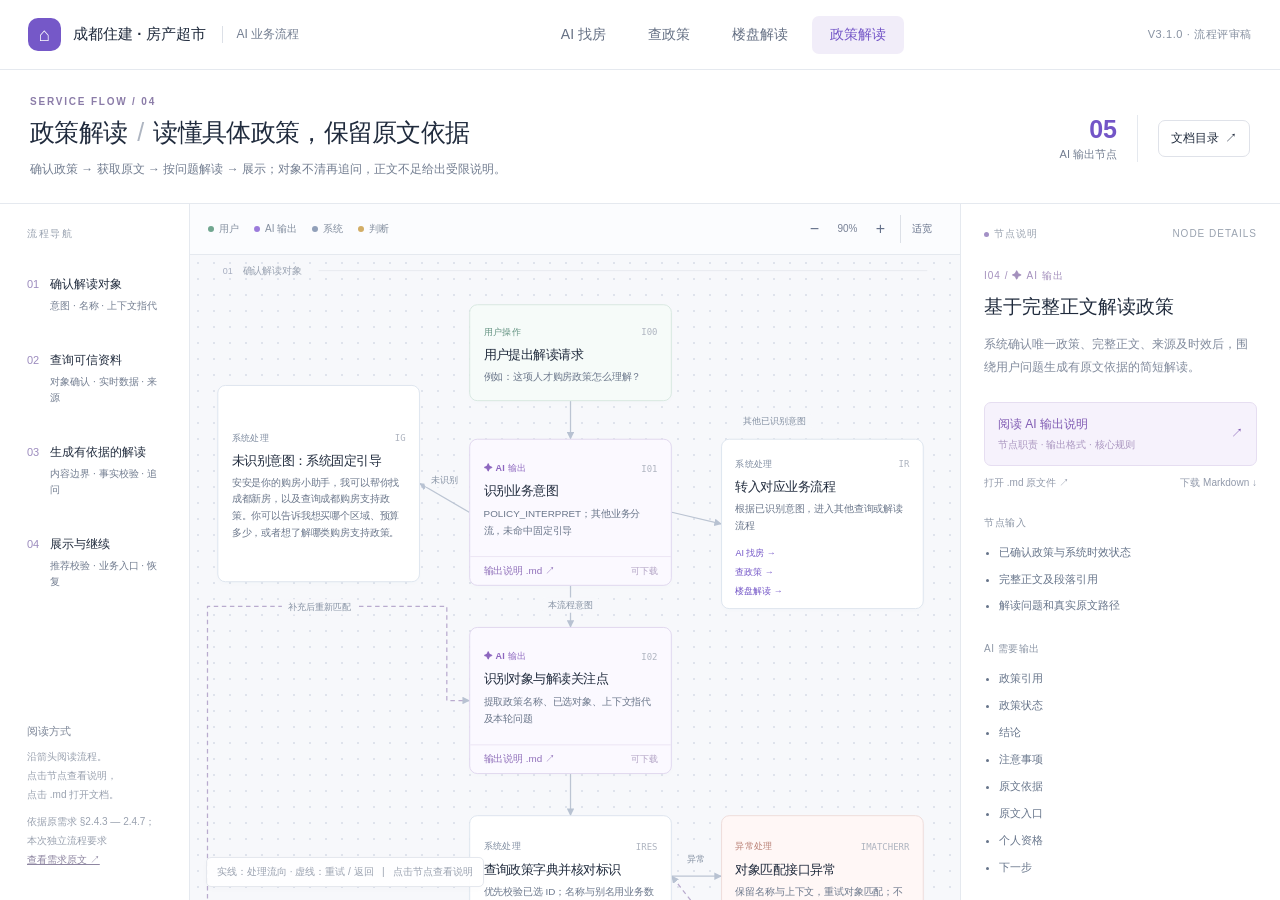
<file: 政策解读流程.html>
<!doctype html>
<html lang="zh-CN"><head><meta charset="UTF-8"><meta name="viewport" content="width=device-width,initial-scale=1"><meta name="color-scheme" content="light"><title>政策解读流程 · 成都住建房产超市</title><style>:root{--ink:#202b3d;--muted:#727d90;--line:#e5e9ef;--purple:#7355c7;--purple-light:#f6f2ff;--blue:#4574b6;--green:#408776;--bg:#f7f8fb;font-family:Inter,"Segoe UI","Microsoft YaHei",sans-serif;color:var(--ink);background:var(--bg);font-synthesis:none}
*{box-sizing:border-box}body{margin:0}button,a{font:inherit}button{cursor:pointer}a{color:var(--purple);text-decoration:none}a:hover{text-decoration:underline}button:focus-visible,a:focus-visible{outline:3px solid #8d79c9;outline-offset:3px}button{color:inherit}header{height:70px;padding:0 28px;background:#fff;border-bottom:1px solid var(--line);display:flex;align-items:center;justify-content:space-between;gap:24px}.brand{display:flex;align-items:center;gap:12px;font-weight:650;font-size:15px}.mark{width:33px;height:33px;background:#7558c8;color:#fff;display:grid;place-items:center;border-radius:10px;font-size:19px}.brand small{font-size:12px;font-weight:400;color:var(--muted);border-left:1px solid #dce0e7;padding-left:14px;margin-left:4px}.top-nav{display:flex;gap:6px;height:100%;align-items:center}.top-nav a{padding:10px 18px;color:#657084;font-size:14px;border-radius:7px}.top-nav a.current{color:var(--purple);background:#f1edf9;font-weight:650}.version{font-size:11px;color:#8791a1;letter-spacing:.6px}.intro{padding:26px 30px 22px;display:flex;justify-content:space-between;align-items:center;gap:20px;background:#fff}.eyebrow{font-size:10px;letter-spacing:1.8px;color:#8b7ca8;font-weight:650;margin-bottom:9px}h1{font-size:25px;letter-spacing:-.7px;margin:0 0 10px;font-weight:650}h1 .muted{color:#aeb5c1;font-weight:400;padding:0 10px}.intro p{font-size:12px;color:var(--muted);margin:0;line-height:1.8}.intro-right{display:flex;align-items:center;gap:20px}.stat{border-right:1px solid var(--line);padding-right:20px;text-align:right;white-space:nowrap}.stat strong{font-size:25px;font-weight:550;color:var(--purple)}.stat span{display:block;font-size:11px;color:var(--muted);margin-top:3px}.outline-button{display:inline-flex;align-items:center;justify-content:center;gap:6px;border:1px solid #dfe2e9;background:white;border-radius:7px;padding:9px 12px;font-size:12px;white-space:nowrap}.workspace{display:grid;grid-template-columns:190px minmax(0,1fr) 320px;border-top:1px solid var(--line);height:calc(100dvh - 205px);min-height:550px}.rail{background:#fff;padding:23px 17px;border-right:1px solid var(--line);display:flex;flex-direction:column;overflow:auto}.rail-title{font-size:10px;letter-spacing:1.5px;color:#9aa3b1;margin:0 10px 18px}.phase-nav{border:0;background:transparent;display:flex;gap:11px;text-align:left;padding:14px 10px;border-radius:7px;width:100%;margin-bottom:7px}.phase-nav:hover{background:#f5f3fb}.phase-index{font-size:11px;color:#9c8cbe;line-height:22px}.phase-nav strong{font-size:12px;display:block;line-height:22px;font-weight:600}.phase-nav small{display:block;color:var(--muted);font-size:10px;line-height:1.6;margin-top:3px}.rail-note{margin:auto 10px 0;padding-top:24px}.rail-note strong{font-size:11px;color:#7f8899;font-weight:500}.rail-note p{font-size:10px;line-height:1.9;color:#99a1af;margin:8px 0}.flow-area{min-width:0;position:relative;display:flex;flex-direction:column}.toolbar{height:51px;flex-shrink:0;padding:0 18px;display:flex;align-items:center;justify-content:space-between;gap:10px;background:#fbfcfe;border-bottom:1px solid var(--line)}.legend{display:flex;gap:15px;color:#8590a0;font-size:10px}.legend span{display:flex;align-items:center;gap:5px}.dot{width:6px;height:6px;border-radius:50%;background:#91a0b9}.dot.ai{background:#9b7bdb}.dot.decision{background:#d2ad65}.dot.user{background:#70a68f}.zoom-tools{display:flex;align-items:center;gap:1px}.zoom-tools button{border:0;background:transparent;font-size:16px;width:27px;height:28px;color:#65718a;border-radius:4px}.zoom-tools button:hover{background:#eeeaf7}.zoom-tools output{font-size:10px;min-width:37px;text-align:center;color:#778095}.zoom-tools .fit{font-size:10px;width:42px;margin-left:5px;border-left:1px solid #dce0e7;border-radius:0}.viewport{overflow:auto;flex:1;position:relative;background-image:radial-gradient(#dfe3ec .8px,transparent .8px);background-size:16px 16px;scroll-behavior:smooth}.stage-wrap{position:relative;margin:0 auto}.diagram{position:absolute;left:0;top:0;width:830px;transform-origin:0 0}.edges{position:absolute;inset:0;pointer-events:none;overflow:visible}.edge{stroke:#bcc5d3;stroke-width:1.4;fill:none;stroke-linejoin:round;marker-end:url(#arrow)}.edge.dashed{stroke-dasharray:5 4;stroke:#b9abce}.edge-label{font-size:10px;fill:#8490a2}.phase-band{position:absolute;left:22px;right:22px;height:35px;display:flex;gap:11px;align-items:center;font-size:11px;color:#99a2b1;pointer-events:none}.phase-band:after{content:"";height:1px;background:#e6e9ef;flex:1;margin-left:8px}.phase-band b{font-weight:500;font-size:10px;color:#a6adc0}.node{position:absolute;border:1px solid #dce3ed;border-radius:9px;background:#fff;box-shadow:0 2px 5px #52638204;overflow:hidden;display:flex;flex-direction:column;transition:box-shadow .15s,border-color .15s}.node.selected{border-color:#9776d0;box-shadow:0 0 0 3px #ede5fa,0 4px 13px #8765bd14}.node.ai{background:#fbf9ff;border-color:#dfd5ee}.node.ai.selected{border-color:#9470d1}.node.decision{background:#fffcf5;border-color:#eddfbd;border-radius:18px}.node.user{background:#f6fbf9;border-color:#d6e7df}.node.error{background:#fff7f6;border-color:#eedbd8}.node-main{background:none;border:0;text-align:left;display:block;padding:14px 15px 8px;flex:1;width:100%}.node-head{display:flex;justify-content:space-between;align-items:center;margin-bottom:8px}.node-type{font-size:9px;font-weight:550;color:#7f8ca0;letter-spacing:.4px}.ai .node-type{color:#8d67bf}.decision .node-type{color:#b58b3c}.user .node-type{color:#649382}.error .node-type{color:#b87e73}.node-id{font:9px Consolas,monospace;color:#aeb4c0}.node h3{font-size:13px;line-height:1.5;margin:0 0 5px;font-weight:620;letter-spacing:-.1px}.node p{font-size:10px;line-height:1.8;color:#80899a;margin:0}.node-footer{height:32px;border-top:1px solid #eae3f3;display:flex;align-items:center;justify-content:space-between;padding:0 15px;font-size:10px}.node-footer a{color:#9070ba}.node-footer span{color:#b1a2c4;font-size:9px}.node-go{font-size:10px;margin:0 15px 10px}.inspector{background:#fff;border-left:1px solid var(--line);padding:23px;overflow:auto}.inspector-top{display:flex;justify-content:space-between;align-items:center;font-size:10px;color:#9aa3b0;letter-spacing:1px;margin-bottom:28px}.live-dot{width:5px;height:5px;border-radius:50%;display:inline-block;background:#a390c6;margin-right:5px}.detail-kicker{font-size:10px;letter-spacing:1px;color:#a490bd;margin-bottom:9px}.inspector h2{font-size:19px;line-height:1.55;margin:0 0 12px;font-weight:630}.detail-summary{font-size:12px;line-height:1.9;color:#808a9c;margin:0 0 23px}.doc-primary{display:flex;align-items:center;justify-content:space-between;background:#f6f2fc;border:1px solid #e6def1;color:#805bb3;width:100%;border-radius:7px;padding:13px;font-size:12px;text-align:left}.doc-primary small{display:block;font-size:10px;color:#aa96c0;margin-top:5px}.doc-links{display:flex;justify-content:space-between;margin-top:10px;font-size:10px}.doc-links a{color:#929aab}.detail-section{margin-top:26px}.detail-section h3{font-size:10px;color:#8d97a7;font-weight:500;letter-spacing:.5px;margin:0 0 12px}.detail-section ul{padding-left:15px;margin:0}.detail-section li{font-size:11px;line-height:1.9;color:#66748a;margin:6px 0}.chips{display:flex;gap:6px;flex-wrap:wrap}.chip{padding:5px 8px;background:#f5f6f9;color:#7e899c;font-size:10px;border-radius:4px}.detail-boundary{border-top:1px solid var(--line);margin-top:27px;padding-top:16px;color:#9aa3b2;font-size:10px;line-height:1.9}.mobile-detail{display:none}.footer-info{position:absolute;bottom:13px;left:16px;border:1px solid #e5e8ee;background:#ffffffed;box-shadow:0 2px 6px #31466305;border-radius:5px;font-size:10px;color:#9aa2b0;padding:7px 10px;pointer-events:none}.source-link{color:#8e86a1;text-decoration:underline}.modal{max-width:880px;width:calc(100% - 40px);height:85vh;border:1px solid #e1dbea;border-radius:13px;padding:0;box-shadow:0 15px 80px #20263d33;color:var(--ink)}.modal::backdrop{background:#30354955;backdrop-filter:blur(3px)}.modal-bar{position:sticky;top:0;background:#fff;z-index:1;border-bottom:1px solid var(--line);padding:17px 22px;display:flex;align-items:center;justify-content:space-between;gap:12px}.modal-title{font-size:13px;font-weight:600}.modal-bar button{border:0;background:#f5f4f9;border-radius:5px;padding:6px 11px;font-size:12px}.modal-actions{display:flex;gap:12px;align-items:center;font-size:11px}.markdown{padding:20px 30px 35px;font-size:13px;line-height:1.9;color:#64718a;overflow-wrap:anywhere}.markdown h1{font-size:23px;color:#2d3444;margin-top:14px}.markdown h2{font-size:17px;color:#3d465c;margin-top:28px;border-bottom:1px solid #eee9f3;padding-bottom:8px}.markdown h3{font-size:14px;color:#4d566d;margin-top:22px}.markdown p{margin:10px 0}.markdown pre{background:#f5f3f9;border:1px solid #ece6f3;padding:17px;border-radius:7px;overflow:auto;font-size:11px;line-height:1.8}.markdown code{font-family:Consolas,monospace;background:#f5f3f9;color:#8263a8;padding:2px 4px;border-radius:3px}.markdown pre code{padding:0}.markdown table{border-collapse:collapse;width:100%;font-size:12px;margin:16px 0}.markdown th,.markdown td{padding:9px 11px;border:1px solid #e8e5ed;text-align:left}.markdown th{background:#f8f6fb}.markdown blockquote{border-left:3px solid #c8b7df;padding-left:15px;margin-left:0;color:#8b7d9b}.doc-list{padding:18px 22px}.doc-item{display:flex;align-items:center;gap:14px;padding:15px 0;border-bottom:1px solid var(--line)}.doc-item button{border:0;background:transparent;text-align:left;flex:1;font-size:13px;color:#5e5677}.doc-item a{font-size:11px}.doc-item span{font-size:10px;color:#a492bd}.notice{background:#fbf9ef;border:1px solid #ece4c5;padding:12px 16px;border-radius:7px;font-size:11px;color:#92885f;line-height:1.9;margin:0 0 20px}.inspector-close{display:none}.no-js{margin:30px;color:#685588} @media(min-width:1650px){.workspace{grid-template-columns:210px minmax(0,1fr) 350px}.inspector{padding:27px}.node h3{font-size:14px}.node p{font-size:11px}}
@media(max-width:1250px){.workspace{grid-template-columns:minmax(0,1fr) 310px}.rail{display:none}.intro{padding:23px}.brand small{display:none}.toolbar{padding:0 13px}.intro p{max-width:620px}.intro-right .stat{display:none}}
@media(max-width:800px){header{padding:0 15px;height:62px;gap:8px}.brand{font-size:12px;gap:8px}.mark{width:28px;height:28px}.top-nav a{padding:9px 11px;font-size:12px}.version{display:none}.intro{padding:19px 17px;align-items:flex-start}.intro h1{font-size:21px}.intro .muted,.intro .subtitle{display:none}.intro p{font-size:11px}.intro-right{padding-top:15px}.intro-right .outline-button{font-size:10px}.workspace{grid-template-columns:1fr;height:calc(100dvh - 191px);min-height:450px}.inspector{display:none;position:fixed;z-index:5;top:62px;bottom:0;right:0;width:min(360px,100%);box-shadow:-12px 0 50px #28334922}.inspector.open{display:block}.inspector-close{display:inline-flex;border:0;background:transparent;font-size:14px}.legend{gap:10px;font-size:9px}.zoom-tools .fit{width:33px}.toolbar{padding:0 9px}.mobile-detail{display:block;border:0;color:#8b6ab5;background:#f2eefa;padding:6px 9px;border-radius:5px;font-size:10px}.footer-info{font-size:9px;left:9px;bottom:9px}.modal{width:calc(100% - 20px);height:90vh}.markdown{padding:15px 20px;font-size:12px}.modal-bar{padding:13px}.modal-actions{gap:8px}.modal-title{max-width:50%;font-size:11px}.modal-actions a{font-size:10px}}
/* The workbench owns scrolling; prevent a second page scrollbar. */
.node-links{display:flex;flex-direction:column;gap:6px;margin:0 15px 12px}.node-links a{font-size:10px;line-height:1.5}.top-nav{flex-shrink:0}.top-nav a{white-space:nowrap}
@media(max-width:1000px){.version{display:none}.brand small{display:none}.top-nav a{padding:9px 13px}}
@media(max-width:650px){header{height:auto;min-height:95px;flex-wrap:wrap;gap:6px;padding:10px 15px 6px}.brand{width:100%}.top-nav{width:100%;height:38px;justify-content:space-between}.top-nav a{font-size:12px;padding:8px 12px}.inspector{top:95px}}
body{height:100dvh;display:flex;flex-direction:column;overflow:hidden}header,.intro{flex-shrink:0}.workspace{flex:1;height:auto;min-height:0;grid-template-rows:minmax(0,1fr)}.flow-area,.viewport,.inspector,.rail{min-height:0;scrollbar-width:thin;scrollbar-color:#d1d6e0 transparent}.node h3{font-size:14px}.node p{font-size:11px;line-height:1.7;color:#6b778b}.node-type{font-size:10px}.node-id{font-size:10px}.node-footer{font-size:11px}.node-footer span{font-size:10px}.node-go-button{border:0;background:transparent;color:var(--purple);text-align:left;padding:0;cursor:pointer}.node-main{min-height:0}
@media print{body{display:block;height:auto;overflow:visible}header,.intro-right,.rail,.toolbar,.inspector,.footer-info{display:none}.intro{padding:10px}.workspace{display:block;height:auto;border:0}.viewport{overflow:visible;background:white}.stage-wrap{width:830px!important;height:auto!important}.diagram{position:relative;transform:none!important}.node{break-inside:avoid}.flow-area{display:block}.intro p{color:#666}}
</style></head>
<body><header><div class="brand"><span class="mark" aria-hidden="true">⌂</span>成都住建 · 房产超市<small>AI 业务流程</small></div><nav class="top-nav" aria-label="业务流程"><a href="AI找房流程.html" class="" >AI 找房</a><a href="AI政策流程.html" class="" >查政策</a><a href="楼盘解读流程.html" class="" >楼盘解读</a><a href="政策解读流程.html" class="current" aria-current="page">政策解读</a></nav><span class="version">V3.1.0 · 流程评审稿</span></header>
<section class="intro"><div><div class="eyebrow">SERVICE FLOW / 04</div><h1>政策解读<span class="muted">/</span><span class="subtitle">读懂具体政策，保留原文依据</span></h1><p>确认政策 → 获取原文 → 按问题解读 → 展示；对象不清再追问，正文不足给出受限说明。</p></div><div class="intro-right"><div class="stat"><strong>05</strong><span>AI 输出节点</span></div><button class="outline-button" id="doc-index">文档目录 <span aria-hidden="true">↗</span></button></div></section>
<main class="workspace"><aside class="rail"><p class="rail-title">流程导航</p><nav id="phases" aria-label="流程阶段"></nav><div class="rail-note"><strong>阅读方式</strong><p>沿箭头阅读流程。<br>点击节点查看说明，<br>点击 .md 打开文档。</p><p>依据原需求 §2.4.3 — 2.4.7；本次独立流程要求<br><a class="source-link" href="docs/需求原文.md" target="_blank" rel="noopener">查看需求原文 ↗</a></p></div></aside>
<section class="flow-area" aria-label="政策解读流程图"><div class="toolbar"><div class="legend"><span><i class="dot user"></i>用户</span><span><i class="dot ai"></i>AI 输出</span><span><i class="dot"></i>系统</span><span><i class="dot decision"></i>判断</span></div><div class="zoom-tools"><button id="zoom-out" aria-label="缩小流程图">−</button><output id="zoom-value" aria-label="当前缩放">100%</output><button id="zoom-in" aria-label="放大流程图">+</button><button id="zoom-fit" class="fit">适宽</button><button id="show-detail" class="mobile-detail" aria-label="查看节点说明">说明</button></div></div><div class="viewport" id="viewport"><div class="stage-wrap" id="stage-wrap"><div class="diagram" id="diagram"></div></div></div><div class="footer-info">实线：处理流向 · 虚线：重试 / 返回 &nbsp; | &nbsp; 点击节点查看说明</div></section>
<aside class="inspector" id="inspector" aria-label="节点详情"><div class="inspector-top"><span><i class="live-dot"></i>节点说明</span><span>NODE DETAILS <button class="inspector-close" id="close-detail" aria-label="关闭节点说明">×</button></span></div><div id="detail" aria-live="polite"></div></aside></main>
<dialog class="modal" id="document-modal" aria-labelledby="modal-title"><div class="modal-bar"><span class="modal-title" id="modal-title"></span><div class="modal-actions"><a id="modal-raw" href="#" target="_blank" rel="noopener">原文件 ↗</a><a id="modal-download" href="#" download>下载 .md ↓</a><button id="modal-close" aria-label="关闭文档">关闭 ×</button></div></div><div id="modal-body"></div></dialog><noscript><p class="no-js">请启用 JavaScript 查看交互流程图，或阅读 <a href="docs/README.md">Markdown 文档索引</a>。</p></noscript>
<script>const FLOW={"key":"interpret","title":"政策解读","file":"政策解读流程.html","defaultNode":"I04","height":2775,"source":"2.4.3 — 2.4.7；本次独立流程要求","subtitle":"读懂具体政策，保留原文依据","description":"确认政策 → 获取原文 → 按问题解读 → 展示；对象不清再追问，正文不足给出受限说明。","phases":[{"title":"确认解读对象","sub":"意图 · 名称 · 上下文指代","y":0},{"title":"查询可信资料","sub":"对象确认 · 实时数据 · 来源","y":995},{"title":"生成有依据的解读","sub":"内容边界 · 事实校验 · 追问","y":1190},{"title":"展示与继续","sub":"推荐校验 · 业务入口 · 恢复","y":2045}],"nodes":[{"id":"I00","title":"用户提出解读请求","description":"例如：这项人才购房政策怎么理解？","type":"user","x":297,"y":55,"w":226,"h":108},{"id":"I01","title":"识别业务意图","description":"POLICY_INTERPRET；其他业务分流，未命中固定引导","type":"ai","x":297,"y":205,"w":226,"h":164},{"id":"IG","title":"未识别意图：系统固定引导","description":"安安是你的购房小助手，我可以帮你找成都新房，以及查询成都购房支持政策。你可以告诉我想买哪个区域、预算多少，或者想了解哪类购房支持政策。","type":"system","x":16,"y":145,"w":226,"h":220,"fixedReply":true},{"id":"IR","title":"转入对应业务流程","description":"根据已识别意图，进入其他查询或解读流程","type":"system","x":578,"y":205,"w":226,"h":190,"links":[{"label":"AI 找房 →","file":"AI找房流程.html"},{"label":"查政策 →","file":"AI政策流程.html"},{"label":"楼盘解读 →","file":"楼盘解读流程.html"}]},{"id":"I02","title":"识别对象与解读关注点","description":"提取政策名称、已选对象、上下文指代及本轮问题","type":"ai","x":297,"y":415,"w":226,"h":164},{"id":"IRES","title":"查询政策字典并核对标识","description":"优先校验已选 ID；名称与别名用业务数据匹配","type":"system","x":297,"y":625,"w":226,"h":136,"rules":["AI 仅提供名称和已知引用，由系统检索实际政策记录。","明确改问新对象时覆盖原对象，不把“这个”“它”绑定到过期会话对象。","候选有重名时保留全部有效候选供确认，不按热度代替用户选择。"]},{"id":"IMATCHERR","title":"对象匹配接口异常","description":"保留名称与上下文，重试对象匹配；不跳过唯一对象确认","type":"error","x":578,"y":625,"w":226,"h":136},{"id":"ID1","title":"能否确认唯一解读对象？","description":"无指代或多候选需补问；零匹配单独处理","type":"decision","x":297,"y":830,"w":226,"h":110},{"id":"I03","title":"生成对象确认问题","description":"只追问缺失或歧义信息，候选政策由系统提供","type":"ai","x":16,"y":830,"w":226,"h":164},{"id":"IU1","title":"用户选择或补充名称","description":"结合当前问题重新匹配对象","type":"user","x":16,"y":1040,"w":226,"h":108},{"id":"INF","title":"未查询到对应政策","description":"固定提示未找到，保留输入；修改名称或进入查找流程","type":"system","x":578,"y":780,"w":226,"h":205,"jump":"I02","jumpLabel":"补充名称后重新匹配","rules":["提示“暂未找到对应政策，请核对名称后重试，或先查找相关政策。”","只有成功查询并返回零条数据才进入此分支；请求失败走接口异常。","不把相似名称自动当作用户指定对象。"]},{"id":"IQ","title":"获取原文并核验来源及时效","description":"获取完整正文、真实入口及系统判定的生效状态","type":"system","x":297,"y":1040,"w":226,"h":136,"rules":["核对政策 ID、正文、来源、发布时间及有效期。","生效状态由系统根据当前日期计算；缺少日期或存在冲突时标为待核验。","已失效或尚未生效的政策可作历史或未来规则说明，但必须显式标注状态。","正文可用时进入解读；缺失或仅有片段时使用系统受限说明，不从标题补写内容。"]},{"id":"IE1","title":"政策查询接口异常","description":"政策数据暂时没有查询成功，请稍后重试。","type":"error","x":578,"y":1040,"w":226,"h":136,"rules":["保留已确认对象和本轮问题，允许重试失败接口。","接口失败不进入零结果或正文不足分支，不把旧缓存当作当前事实。"]},{"id":"I04","title":"基于完整正文解读政策","description":"结论 + 注意事项 + 原文入口，不作个人资格承诺","type":"ai","x":297,"y":1250,"w":226,"h":164},{"id":"ILIMIT","title":"正文不足：系统受限说明","description":"当前可以查询到该政策，但具体补贴标准和申请条件需要进入政策详情查看。","type":"system","x":578,"y":1250,"w":226,"h":185,"rules":["该说明由系统固定返回，不调用 AI 补全缺失信息。","保留已验证的政策名称、有效期、状态和真实详情入口；不从标题推定补贴金额或条件。","只在真实路径存在时提供可点击入口。"]},{"id":"ICHECK","title":"校验解读事实与引用","description":"每个陈述对应本轮资料，ID、日期、数字和入口均需核验","type":"system","x":297,"y":1475,"w":226,"h":136,"rules":["检查输出结构、引用对象、来源字段或正文段落是否存在且支持对应陈述。","数字、日期、单位、政策适用对象不得偏离来源；不支持的断言不展示。","语义核验由业务校验服务完成；不能仅凭模型自报来源即判定通过。"]},{"id":"IREJECT","title":"事实校验未通过","description":"拦截无依据内容，转为受限说明并保留真实详情入口","type":"error","x":578,"y":1475,"w":226,"h":136},{"id":"I05","title":"生成有数据支撑的追问","description":"仅提出后续可回答的问题；候选交系统验证","type":"ai","x":297,"y":1695,"w":226,"h":164},{"id":"IV","title":"验证候选问题与操作入口","description":"核验对象、数据和权限；最多保留 3 个有效候选","type":"system","x":297,"y":1905,"w":226,"h":136,"rules":["候选必须能通过当前业务能力查询到数据或取得正文依据。","解读类问题须有对应字段或完整正文支持；详情操作须有真实可用入口。","候选为空、校验失败或没有通过验证时隐藏推荐区，保留本轮解读。"]},{"id":"IS","title":"展示解读与业务卡片","description":"显示政策状态、简短解读、注意事项和原文 / 详情入口","type":"system","x":297,"y":2105,"w":226,"h":136,"rules":["普通回复建议 50–150 字，长内容由详情页承载。","正文不足或事实核验失败时只展示受限说明和已核实信息。","最多 3 个通过验证的推荐问题，不凑数；界面卡片和路径由系统组装。"]},{"id":"INONE","title":"候选均未通过","description":"隐藏推荐区，保留当前内容和用户输入框","type":"system","x":578,"y":2105,"w":226,"h":136},{"id":"IA","title":"任一 AI 节点异常","description":"核心生成失败进入重试；可选追问失败保留已成功内容","type":"system","x":16,"y":1250,"w":226,"h":136},{"id":"IE2","title":"AI 失败提示与重试","description":"安安暂时开小差了，请稍后再试。","type":"error","x":16,"y":1445,"w":226,"h":136},{"id":"IRETRY","title":"重试失败节点","description":"保留对象、问题及资料，不创建重复会话","type":"system","x":16,"y":1645,"w":226,"h":136},{"id":"ISKIP","title":"可选追问失败：保留解读","description":"隐藏推荐问题，继续显示已成功的内容","type":"system","x":16,"y":2105,"w":226,"h":136},{"id":"IC","title":"用户继续追问或查看详情","description":"“有哪些注意事项？”沿用对象；新名称则重新匹配","type":"user","x":297,"y":2325,"w":226,"h":108},{"id":"IB","title":"进入政策原文或详情","description":"使用业务系统提供的真实路径","type":"system","x":578,"y":2325,"w":226,"h":136},{"id":"IM","title":"保存并恢复当前会话","description":"对象、问题、回答、卡片、追问及滚动位置；1 天内恢复","type":"system","x":578,"y":2535,"w":226,"h":136},{"id":"INEXT","title":"下一轮：重新识别意图","description":"携带对象与上下文，仅覆盖用户明确修改的信息","type":"system","x":297,"y":2535,"w":226,"h":164,"jump":"I01"}],"edges":[{"from":"I00","to":"I01"},{"from":"I01","to":"I02","label":"本流程意图","lx":410,"ly":390},{"from":"I01","to":"IG","a":"left","b":"right","label":"未识别","lx":269,"ly":250},{"from":"I01","to":"IR","a":"right","b":"left","label":"其他已识别意图","lx":638,"ly":185},{"from":"I02","to":"IRES"},{"from":"IRES","to":"ID1"},{"from":"IRES","to":"IMATCHERR","a":"right","b":"left","label":"异常","lx":550,"ly":673},{"from":"IMATCHERR","to":"IRES","a":"bottom","b":"right","via":[[691,773],[552,773],[552,730]],"dashed":true,"label":"重试匹配","lx":553,"ly":750},{"from":"ID1","to":"I03","a":"left","b":"right","label":"缺信息 / 重名","lx":270,"ly":815},{"from":"I03","to":"IU1"},{"from":"IU1","to":"I02","a":"left","b":"left","via":[[5,1094],[5,392],[272,392],[272,497]],"dashed":true,"label":"补充后重新匹配","lx":130,"ly":392},{"from":"ID1","to":"INF","a":"right","b":"left","label":"零匹配","lx":550,"ly":860},{"from":"ID1","to":"IQ","label":"唯一对象","lx":410,"ly":997},{"from":"IQ","to":"IE1","a":"right","b":"left","label":"异常","lx":550,"ly":1086},{"from":"IE1","to":"IQ","a":"bottom","b":"right","via":[[691,1210],[552,1210],[552,1150]],"dashed":true,"label":"重试","lx":659,"ly":1210},{"from":"I04","to":"ICHECK"},{"from":"ICHECK","to":"I05","label":"通过","lx":410,"ly":1650},{"from":"ICHECK","to":"IREJECT","a":"right","b":"left","label":"不通过","lx":550,"ly":1520},{"from":"IREJECT","to":"ILIMIT","a":"top","b":"bottom"},{"from":"ILIMIT","to":"I05","a":"right","b":"right","via":[[816,1343],[816,1777]],"label":"受限说明后继续","lx":691,"ly":1655},{"from":"I05","to":"IV"},{"from":"IV","to":"IS","label":"有效候选","lx":410,"ly":2076},{"from":"IV","to":"INONE","a":"right","b":"top","via":[[691,1973]],"label":"全部未通过","lx":691,"ly":2075},{"from":"INONE","to":"IS","a":"bottom","b":"right","via":[[691,2275],[548,2275],[548,2205]]},{"from":"IA","to":"IE2","label":"核心节点失败","lx":129,"ly":1423},{"from":"IE2","to":"IRETRY"},{"from":"IA","to":"ISKIP","a":"left","b":"left","via":[[5,1318],[5,2173]],"dashed":true,"label":"追问生成失败","lx":129,"ly":2060},{"from":"ISKIP","to":"IS","a":"right","b":"left"},{"from":"IS","to":"IC"},{"from":"IC","to":"INEXT","label":"继续提问","lx":410,"ly":2491},{"from":"IC","to":"IB","a":"right","b":"left","label":"查看详情","lx":550,"ly":2305},{"from":"IB","to":"IM"},{"from":"IM","to":"IC","a":"right","b":"right","via":[[816,2603],[816,2485],[548,2485],[548,2405]],"dashed":true,"label":"1 天内返回","lx":715,"ly":2485},{"from":"IQ","to":"I04"},{"from":"IQ","to":"ILIMIT","a":"bottom","b":"top","via":[[410,1208],[691,1208]],"dashed":true,"label":"资料不足时系统提示","lx":660,"ly":1208}]};const DOCS=[{"id":"I01","title":"政策解读意图识别","file":"docs/interpret/I01-intent.md","summary":"结合本轮问题和有效上下文，识别用户是否在咨询具体政策，交系统进入对应流程。","inputs":["本轮问题","所选政策与有效上下文","四类意图定义"],"outputs":["意图","是否多意图","其他意图","是否需要澄清"],"rules":["询问具体政策的含义、条件或执行方式属于政策解读；查询“有哪些政策、补贴”属于政策查询。","寻找或筛选楼盘属于找房；咨询明确楼盘属于楼盘咨询。政策仅作找房条件时仍为找房。","本轮明确目标优先；“这个政策”等短句结合有效上下文识别，不凭关键词判断。","意图明确但政策对象不明时，进入对象提取与确认，不直接判为未识别。","无法归类时输出“未识别”，由系统返回固定引导。","仅输出识别结果，不回答政策内容、不评定个人资格。"],"content":"# I01 · 政策解读意图识别\n\n## 节点职责\n\n结合本轮问题和有效上下文，识别用户是否在咨询具体政策，交系统进入对应流程。\n\n## 输出格式\n\n```\n意图：找房 / 楼盘咨询 / 政策查询 / 政策解读 / 未识别\n是否多意图：是 / 否\n其他意图：其他独立意图，无则填“无”\n是否需要澄清：是 / 否\n```\n\n## 核心规则\n\n- 询问具体政策的含义、条件或执行方式属于政策解读；查询“有哪些政策、补贴”属于政策查询。\n- 寻找或筛选楼盘属于找房；咨询明确楼盘属于楼盘咨询。政策仅作找房条件时仍为找房。\n- 本轮明确目标优先；“这个政策”等短句结合有效上下文识别，不凭关键词判断。\n- 意图明确但政策对象不明时，进入对象提取与确认，不直接判为未识别。\n- 无法归类时输出“未识别”，由系统返回固定引导。\n- 仅输出识别结果，不回答政策内容、不评定个人资格。\n"},{"id":"I02","title":"政策对象与解读问题提取","file":"docs/interpret/I02-target.md","summary":"提取政策对象、区域或版本线索及解读关注点，交系统匹配真实政策。","inputs":["当前问题","已选政策及原卡片顺序","政策名称、区域、版本线索"],"outputs":["政策名称","政策引用","区域或版本","指代依据","解读问题","是否更换政策","待确认内容","下一步"],"rules":["用户明确更换政策时更新对象；未修改的有效政策信息与关注点保留。","“第一个政策”按已展示卡片顺序解析，不依据新排序重新绑定。","名称可作匹配线索，ID 只能来自系统；不将相似标题当作同一政策。","用户粘贴片段仅作线索，不视为完整有效原文。","唯一匹配后获取详情；缺失或多候选时进入 I03；成功零匹配由系统提示未找到。","对象或详情接口异常分别重试，不以旧缓存作为当前政策事实；本节点不解读或判断资格。"],"content":"# I02 · 政策对象与解读问题提取\n\n## 节点职责\n\n提取政策对象、区域或版本线索及解读关注点，交系统匹配真实政策。\n\n## 输出格式\n\n```\n政策名称：用户提供的名称，无则填“未指定”\n政策引用：已选政策的真实 ID，无则填“无”\n区域或版本：用户明确提供或有效上下文中的线索，无则填“未指定”\n指代依据：所选卡片或当前会话中的明确指代，无则填“无”\n解读问题：用户本轮希望了解的内容\n是否更换政策：是 / 否\n待确认内容：缺失或歧义，无则填“无”\n下一步：匹配政策对象\n```\n\n## 核心规则\n\n- 用户明确更换政策时更新对象；未修改的有效政策信息与关注点保留。\n- “第一个政策”按已展示卡片顺序解析，不依据新排序重新绑定。\n- 名称可作匹配线索，ID 只能来自系统；不将相似标题当作同一政策。\n- 用户粘贴片段仅作线索，不视为完整有效原文。\n- 唯一匹配后获取详情；缺失或多候选时进入 I03；成功零匹配由系统提示未找到。\n- 对象或详情接口异常分别重试，不以旧缓存作为当前政策事实；本节点不解读或判断资格。\n"},{"id":"I03","title":"政策对象确认追问","file":"docs/interpret/I03-clarify.md","summary":"系统无法唯一确认政策时，仅追问必要的名称、区域或版本，保留用户原解读问题。","inputs":["政策匹配歧义","系统真实候选","原问题与关注点"],"outputs":["追问内容","需要补充","候选内容","保留已有条件","保留解读问题","下一步"],"rules":["一次只问最关键的问题，已确认的名称、区域或版本不得重复询问。","候选只能来自系统真实结果；同名多版本仅使用已核实信息区分，不默认选最新版本。","政策对象确认前不解读，不预设补贴金额或申请资格。","不索取无关预算、收入或证件信息。","已知名称但查询成功零匹配时，由系统提示未找到，不编造候选。","用户补充后回 I02 重新提取和匹配；提出新问题时重新识别意图。"],"content":"# I03 · 政策对象确认追问\n\n## 节点职责\n\n系统无法唯一确认政策时，仅追问必要的名称、区域或版本，保留用户原解读问题。\n\n## 输出格式\n\n```\n追问内容：你想了解哪一项政策？可以提供政策名称，或选择已查询到的政策。\n需要补充：系统判定的真实缺失项或歧义\n候选内容：系统返回的真实政策名称及必要区分信息，无则填“无”\n保留已有条件：是\n保留解读问题：是\n下一步：等待用户确认\n```\n\n## 核心规则\n\n- 一次只问最关键的问题，已确认的名称、区域或版本不得重复询问。\n- 候选只能来自系统真实结果；同名多版本仅使用已核实信息区分，不默认选最新版本。\n- 政策对象确认前不解读，不预设补贴金额或申请资格。\n- 不索取无关预算、收入或证件信息。\n- 已知名称但查询成功零匹配时，由系统提示未找到，不编造候选。\n- 用户补充后回 I02 重新提取和匹配；提出新问题时重新识别意图。\n"},{"id":"I04","title":"基于完整政策原文解读","file":"docs/interpret/I04-explain.md","summary":"系统确认唯一政策、完整正文、来源及时效后，围绕用户问题生成有原文依据的简短解读。","inputs":["已确认政策与系统时效状态","完整正文及段落引用","解读问题和真实原文路径"],"outputs":["政策引用","政策状态","结论","注意事项","原文依据","原文入口","个人资格","下一步"],"rules":["无完整正文或仅有片段时，不调用本节点，由系统返回受限说明与真实详情入口。","只使用当前政策正文，不从标题、其他政策或常识补写标准、金额、材料和渠道。","原文未说明的问题如实告知；原文矛盾或时效冲突标为待核验，不自行裁决。","保留适用对象、金额、日期及限制，每条事实绑定原文依据。","即将生效、已失效须明确标注，不把历史解读写成当前执行。","不判断学区归属，不承诺个人资格、补贴或审核结果；普通回复建议 50–150 字。","系统核验通过后进入 I05；未通过转受限说明。接口或 AI 异常保留对象与问题，重试失败节点。"],"content":"# I04 · 基于完整政策原文解读\n\n## 节点职责\n\n系统确认唯一政策、完整正文、来源及时效后，围绕用户问题生成有原文依据的简短解读。\n\n## 输出格式\n\n```\n政策引用：系统确认的政策 ID 与名称\n政策状态：系统返回的生效状态\n结论：依据完整正文回答用户问题\n注意事项：原文明确的适用条件、限制与日期\n原文依据：每条事实对应的真实段落引用\n原文入口：系统提供的真实入口，无则填“暂不可用”\n个人资格：不作判断\n下一步：系统核验解读事实与引用\n```\n\n## 核心规则\n\n- 无完整正文或仅有片段时，不调用本节点，由系统返回受限说明与真实详情入口。\n- 只使用当前政策正文，不从标题、其他政策或常识补写标准、金额、材料和渠道。\n- 原文未说明的问题如实告知；原文矛盾或时效冲突标为待核验，不自行裁决。\n- 保留适用对象、金额、日期及限制，每条事实绑定原文依据。\n- 即将生效、已失效须明确标注，不把历史解读写成当前执行。\n- 不判断学区归属，不承诺个人资格、补贴或审核结果；普通回复建议 50–150 字。\n- 系统核验通过后进入 I05；未通过转受限说明。接口或 AI 异常保留对象与问题，重试失败节点。\n"},{"id":"I05","title":"政策解读后推荐追问","file":"docs/interpret/I05-followups.md","summary":"在解读核验通过或系统返回受限说明后，依据当前政策资料生成少量下一步候选。","inputs":["已解读内容","原文可用性和段落索引","支持的查询与真实业务入口"],"outputs":["候选内容","操作类型","政策引用","查询条件","原文依据","详情入口","验证状态","下一步"],"rules":["每个候选按上述格式输出，避免重复已回答的问题，不凑数。","继续解读必须有完整正文和相关段落支持，不推荐原文未说明的金额、条件或材料问题。","缺正文时仅提供真实详情入口或可验证的政策查询，不推荐资格判定或领取承诺。","系统分别核验正文依据、实际查询结果及入口可用性，通过后才展示。","用户点选后重新识别意图，沿用有效政策引用；更换政策时重新匹配。","生成或验证失败时隐藏候选，保留本轮解读和输入框；查看原文后 1 天内返回恢复会话。"],"content":"# I05 · 政策解读后推荐追问\n\n## 节点职责\n\n在解读核验通过或系统返回受限说明后，依据当前政策资料生成少量下一步候选。\n\n## 输出格式\n\n```\n候选内容：可继续追问的问题或操作，无则填“无”\n操作类型：继续解读 / 查询政策 / 查看详情\n政策引用：对应真实政策 ID，无则填“无”\n查询条件：查询政策时填写，其余填“无”\n原文依据：解读问题对应的真实段落，其余填“无”\n详情入口：系统提供的真实入口，无则填“无”\n验证状态：待系统验证\n下一步：展示最多 3 个验证通过的候选\n```\n\n## 核心规则\n\n- 每个候选按上述格式输出，避免重复已回答的问题，不凑数。\n- 继续解读必须有完整正文和相关段落支持，不推荐原文未说明的金额、条件或材料问题。\n- 缺正文时仅提供真实详情入口或可验证的政策查询，不推荐资格判定或领取承诺。\n- 系统分别核验正文依据、实际查询结果及入口可用性，通过后才展示。\n- 用户点选后重新识别意图，沿用有效政策引用；更换政策时重新匹配。\n- 生成或验证失败时隐藏候选，保留本轮解读和输入框；查看原文后 1 天内返回恢复会话。\n"}];
const $ = s => document.querySelector(s);
const esc = s => String(s ?? '').replace(/[&<>"']/g, c=>({'&':'&amp;','<':'&lt;','>':'&gt;','"':'&quot;',"'":'&#39;'}[c]));
const byId = Object.fromEntries(FLOW.nodes.map(n=>[n.id,n]));
const specs = Object.fromEntries(DOCS.map(n=>[n.id,n]));
const concisePrompts = ['policy','interpret'].includes(FLOW.key);
const labels = {ai:'✦ AI 输出',system:'系统处理',user:'用户操作',decision:'◇ 条件判断',error:'异常处理'};
let zoom = 1;
let selected = FLOW.defaultNode;
function point(n,side){return side==='left'?[n.x,n.y+n.h/2]:side==='right'?[n.x+n.w,n.y+n.h/2]:side==='top'?[n.x+n.w/2,n.y]:[n.x+n.w/2,n.y+n.h];}
function edgeMarkup(edge){
 const a=point(byId[edge.from],edge.a||'bottom'),b=point(byId[edge.to],edge.b||'top');
 const points=[a,...(edge.via||[]),b].map(p=>p.join(',')).join(' ');
 let label='';
 if(edge.label){const w=edge.label.length*10+14;label=`<g><rect x="${edge.lx-w/2}" y="${edge.ly-8}" width="${w}" height="17" rx="4" fill="#f7f8fb"/><text class="edge-label" x="${edge.lx}" y="${edge.ly+4}" text-anchor="middle">${esc(edge.label)}</text></g>`;}
 return `<polyline class="edge ${edge.dashed?'dashed':''}" points="${points}"/>${label}`;
}
function renderGraph(){
 $('#diagram').style.height=FLOW.height+'px';
 $('#diagram').innerHTML=`<svg class="edges" width="830" height="${FLOW.height}" aria-hidden="true"><defs><marker id="arrow" viewBox="0 0 10 10" refX="9" refY="5" markerWidth="6" markerHeight="6" orient="auto-start-reverse"><path d="M 0 0 L 10 5 L 0 10 z" fill="#b8c2d2"/></marker></defs>${FLOW.edges.map(edgeMarkup).join('')}</svg>`+
 FLOW.phases.map((p,i)=>`<div class="phase-band" style="top:${p.y}px"><b>0${i+1}</b>${esc(p.title)}</div>`).join('')+
 FLOW.nodes.map(n=>`<article class="node ${n.type}" id="node-${n.id}" style="left:${n.x}px;top:${n.y}px;width:${n.w}px;height:${n.h}px" aria-label="${n.id} ${esc(n.title)}"><button class="node-main" data-select="${n.id}" aria-pressed="false"><div class="node-head"><span class="node-type">${labels[n.type]}</span><span class="node-id">${n.id}</span></div><h3>${esc(n.title)}</h3><p>${esc(n.description)}</p></button>${n.type==='ai'?`<div class="node-footer"><a href="${encodeURI(specs[n.id].file)}" target="_blank" rel="noopener" aria-label="${esc(n.title)}：打开 Markdown 文档">输出说明 .md ↗</a><span>可下载</span></div>`:''}${n.link?`<a class="node-go" href="${encodeURI(n.link)}">查看对应流程 →</a>`:''}${n.jump?`<button class="node-go node-go-button" data-jump="${n.jump}">↻ 回到 ${n.jump} 意图识别</button>`:''}</article>`).join('');
 document.querySelectorAll('[data-select]').forEach(el=>el.addEventListener('click',()=>selectNode(el.dataset.select,true)));
 FLOW.nodes.forEach(n=>{
  if(n.links){const links=document.createElement('div');links.className='node-links';links.innerHTML=n.links.map(link=>`<a href="${encodeURI(link.file)}">${esc(link.label)}</a>`).join('');$('#node-'+n.id).appendChild(links);}
  if(n.jumpLabel)$('#node-'+n.id+' [data-jump]').textContent='↻ '+n.jumpLabel;
 });
 document.querySelectorAll('[data-jump]').forEach(el=>el.addEventListener('click',()=>{selectNode(el.dataset.jump);$('#viewport').scrollTo({top:(byId[el.dataset.jump].y-35)*zoom,behavior:'smooth'});}));
 $('#phases').innerHTML=FLOW.phases.map((p,i)=>`<button class="phase-nav" data-phase="${i}"><span class="phase-index">0${i+1}</span><span><strong>${esc(p.title)}</strong><small>${esc(p.sub)}</small></span></button>`).join('');
 document.querySelectorAll('[data-phase]').forEach(el=>el.addEventListener('click',()=>$('#viewport').scrollTo({top:FLOW.phases[+el.dataset.phase].y*zoom,behavior:'smooth'})));
}
function selectNode(id,open=false){
 const n=byId[id];if(!n)return;selected=id;
 document.querySelectorAll('.node').forEach(el=>{const active=el.id==='node-'+id;el.classList.toggle('selected',active);el.querySelector('button').setAttribute('aria-pressed',String(active));});
 const d=specs[id];
 const section=(name,values)=>`<section class="detail-section"><h3>${name}</h3><ul>${values.map(x=>`<li>${esc(x)}</li>`).join('')}</ul></section>`;
 const next=n.fixedReply?['等待用户继续提问，再重新识别业务意图。']:FLOW.edges.filter(e=>e.from===id).map(e=>`${e.label?e.label+' → ':''}${byId[e.to].title}`);
 $('#detail').innerHTML=`<div class="detail-kicker">${esc(id)} / ${labels[n.type]}</div><h2>${esc(n.title)}</h2><p class="detail-summary">${esc(d?d.summary:n.description)}</p>`+(d?`<button class="doc-primary" data-read="${id}"><span>阅读 AI 输出说明<small>${concisePrompts?'节点职责 · 输出格式 · 核心规则':'输入 · 输出示例 · 约束 · 验收'}</small></span><span>↗</span></button><div class="doc-links"><a href="${encodeURI(d.file)}" target="_blank" rel="noopener">打开 .md 原文件 ↗</a><a href="${encodeURI(d.file)}" download>下载 Markdown ↓</a></div>${section('节点输入',d.inputs)}${section('AI 需要输出',d.outputs)}${section('关键约束',d.rules)}`:`${section('处理规则',systemRules(n))}${section('后续流向',next.length?next:['使用当前上下文返回对应节点继续'])}`)+`<div class="detail-boundary">依据需求文档 §${FLOW.source}<br>${d?(concisePrompts?'提示词按节点职责、输出格式和核心规则组织。':'字段名与 JSON 结构为建议输出契约，供研发评审。'):'业务规则由系统执行；此页面用于流程评审。'}</div>`;
 if(d)$('#detail [data-read]').addEventListener('click',()=>openDoc(id));
 if(open&&innerWidth<=800)$('#inspector').classList.add('open');
}
function systemRules(n){
 if(n.fixedReply)return ['结合有效上下文后仍未识别到业务意图时，统一进入本分支。','系统原样返回上方固定引导，不调用 AI 生成、改写或补充文案。','本轮不进入楼盘或政策查询，保留会话并等待用户继续提问。'];
 if(n.rules)return n.rules;
 const rules={
 H00:['发送后显示“安安正在帮你找……”；成功后替换为结果。','开场语由管理端配置；引导问题默认随机展示 3 个。'],
 P00:['发送后显示 AI 回复中状态；成功后替换为结果。','开场语和推荐引导问题由管理端配置。'],
 HD2:['最小条件：区域、总价、单价，三个至少有一个有效条件即可查询。','三项均缺失时进入条件补充追问；不强制补齐其余字段。预算模糊范围由配置或追问确定。'],
 HD3:['接口查询到楼盘：返回查询楼盘最多 5 条，以及随机推荐楼盘 10 个。','接口未查询到楼盘：返回随机推荐楼盘 10 个。','仅按查询楼盘是否为空判断分支，随机推荐楼盘不计入匹配结果；接口失败进入异常分支。'],
 HS1:['确认字段能力并查询实际价格分布，再交给 AI 转换。','缺少地图、点位或标签依据时，保留未解析项并追问，不虚构通勤时间。'],
 HQ:['接口负责条件校验、过滤与排序，硬性条件优先。','自然结果不按运营推广顺序重排；如有商业推广需单独标识。','页面和顾问路径来自真实项目 ID 与已配置路由。'],
 HS:['有匹配时由 H05 直接进入，仅展示回复、最多 5 个查询楼盘和 10 个随机推荐楼盘，不生成或验证推荐问题。','零匹配时仍展示随机推荐楼盘 10 个，不能将随机推荐描述为符合原查询条件。','推荐问题校验全部失败时隐藏问题区，允许手动继续输入。'],
 HV:['仅在零结果分支承接 H07；对候选条件实际查库，去重、过滤无结果候选，最多保留 3 个。','优先保留区域调预算，其次保留预算换区域，再扩大区域，最后放宽全部限制。','放宽候选不改写原条件，用户点击后才发起下一轮。'],
 PT:['系统根据当前日期与政策起止时间判断已生效 / 即将生效 / 已失效。','发布时间不等于生效时间；时间缺失或口径不明时标为待核验。','“当前”展示有效政策；“最新”按配置时间字段倒序，同时展示状态。'],
 PS:['单次最多 5 条政策，卡片展示名称、标签、有效期、状态和真实详情入口。','零结果不展示政策卡片；推荐问题必须通过政策库校验。','概括普通回复建议 50–150 字；复杂政策信息由详情页承载。'],
 HM:['用户问题、AI 回答、业务卡片、推荐追问、当前条件、滚动位置一并保存。','进入详情或其他业务页后，1 天内返回恢复原会话。'],
 PM:['用户问题、AI 回答、业务卡片、推荐追问、当前条件、滚动位置一并保存。','进入详情或其他业务页后，1 天内返回恢复原会话。'],
 HE1:['展示“楼盘数据暂时没有查询成功，请稍后重试。”','保留当前条件，重试当前接口；查询错误不按无匹配数据处理。'],
 PE1:['展示“政策数据暂时没有查询成功，请稍后重试。”','保留当前条件，重试当前接口；查询错误不按无匹配数据处理。']
 };
 return rules[n.id]||[n.description,...(n.type==='error'?['保留本次输入、条件和历史结果；重试失败节点。']:[])];
}
function setZoom(value){zoom=Math.min(1.25,Math.max(.45,value));$('#diagram').style.transform=`scale(${zoom})`;$('#stage-wrap').style.width=830*zoom+'px';$('#stage-wrap').style.height=FLOW.height*zoom+'px';$('#zoom-value').value=Math.round(zoom*100)+'%';}
function fitWidth(){setZoom(innerWidth<=800?.9:Math.min(1,($('#viewport').clientWidth-26)/830));if(innerWidth<=800)$('#viewport').scrollLeft=Math.max(0,(830*zoom-$('#viewport').clientWidth)/2);}
function inlineMd(s){return esc(s).replace(/`([^`]+)`/g,'<code>$1</code>').replace(/\*\*([^*]+)\*\*/g,'<strong>$1</strong>');}
function markdown(s){
 const lines=s.replace(/\r/g,'').split('\n');let out='',inCode=false,code=[],list=false;
 const endList=()=>{if(list){out+='</ul>';list=false;}};
 for(let i=0;i<lines.length;i++){
  const line=lines[i];
  if(line.startsWith('```')){endList();if(inCode){out+='<pre><code>'+esc(code.join('\n'))+'</code></pre>';code=[];inCode=false;}else inCode=true;continue;}
  if(inCode){code.push(line);continue;}
  if(!line.trim()){endList();continue;}
  const heading=line.match(/^(#{1,4})\s+(.+)$/);if(heading){endList();const level=heading[1].length;out+=`<h${level}>${inlineMd(heading[2])}</h${level}>`;continue;}
  if(line.trim().startsWith('|')&&i+1<lines.length&&/^\s*\|?[\s:|-]+\|\s*$/.test(lines[i+1])){endList();const cells=t=>t.trim().replace(/^\||\|$/g,'').split('|').map(x=>x.trim());out+='<table><thead><tr>'+cells(line).map(v=>'<th>'+inlineMd(v)+'</th>').join('')+'</tr></thead><tbody>';i+=2;while(i<lines.length&&lines[i].trim().startsWith('|')){out+='<tr>'+cells(lines[i]).map(v=>'<td>'+inlineMd(v)+'</td>').join('')+'</tr>';i++;}i--;out+='</tbody></table>';continue;}
  if(/^\s*[-*]\s/.test(line)||/^\d+[.)、]\s*/.test(line)){if(!list){out+='<ul>';list=true;}out+='<li>'+inlineMd(line.replace(/^\s*(?:[-*]|\d+[.)、])\s*/,''))+'</li>';continue;}
  endList();if(line.startsWith('>')){out+='<blockquote>'+inlineMd(line.replace(/^>\s*/,''))+'</blockquote>';continue;}
  if(/^---+$/.test(line.trim())){out+='<hr>';continue;}out+='<p>'+inlineMd(line)+'</p>';
 }
 endList();if(inCode)out+='<pre><code>'+esc(code.join('\n'))+'</code></pre>';return out;
}
function openDoc(id){const d=specs[id];if(!d)return;$('#modal-title').textContent=d.id+' · '+d.title;$('#modal-body').className='markdown';$('#modal-body').innerHTML=markdown(d.content);$('#modal-raw').href=d.file;$('#modal-raw').hidden=false;$('#modal-download').href=d.file;$('#modal-download').hidden=false;if(!$('#document-modal').open)$('#document-modal').showModal();$('#document-modal').scrollTop=0;}
function openIndex(){
 $('#modal-title').textContent=FLOW.title+' · AI 节点文档';$('#modal-body').className='doc-list';$('#modal-raw').hidden=true;$('#modal-download').href='docs/README.md';$('#modal-download').hidden=false;
 $('#modal-body').innerHTML='<div class="notice">'+(concisePrompts?'每份提示词统一包含节点职责、输出格式和核心规则；输出内容须来自用户输入、有效上下文或系统真实数据。':'每份文档包含触发条件、输入、AI 输出 JSON 示例、约束和验收要点。输出契约为评审建议稿；示例不代表真实楼盘或政策。')+'</div>'+DOCS.map(d=>`<div class="doc-item"><span>${d.id}</span><button data-read="${d.id}">${esc(d.title)}</button><a href="${encodeURI(d.file)}" target="_blank" rel="noopener">.md ↗</a><a href="${encodeURI(d.file)}" download>下载 ↓</a></div>`).join('')+'<div class="detail-boundary"><a href="docs/README.md" target="_blank">打开总说明与文档索引 ↗</a> · <a href="docs/需求原文.md" target="_blank">查看需求原文 ↗</a></div>';
 $('#modal-body').querySelectorAll('[data-read]').forEach(el=>el.addEventListener('click',()=>openDoc(el.dataset.read)));$('#document-modal').showModal();
}
renderGraph();selectNode(selected);fitWidth();
$('#zoom-in').addEventListener('click',()=>setZoom(zoom+.1));$('#zoom-out').addEventListener('click',()=>setZoom(zoom-.1));$('#zoom-fit').addEventListener('click',fitWidth);
$('#doc-index').addEventListener('click',openIndex);$('#modal-close').addEventListener('click',()=>$('#document-modal').close());
$('#document-modal').addEventListener('click',event=>{if(event.target===$('#document-modal')){const r=event.target.getBoundingClientRect();if(event.clientX<r.left||event.clientX>r.right||event.clientY<r.top||event.clientY>r.bottom)event.target.close();}});
$('#show-detail').addEventListener('click',()=>$('#inspector').classList.add('open'));$('#close-detail').addEventListener('click',()=>$('#inspector').classList.remove('open'));
let resizeTimer;window.addEventListener('resize',()=>{clearTimeout(resizeTimer);resizeTimer=setTimeout(fitWidth,150);});
// A local review preference only; this is not the product's business conversation store.
try{const prior=JSON.parse(sessionStorage.getItem('flow-review-'+FLOW.key)||'null');if(prior&&byId[prior.id]){selectNode(prior.id);$('#viewport').scrollTop=prior.top||0;}window.addEventListener('pagehide',()=>sessionStorage.setItem('flow-review-'+FLOW.key,JSON.stringify({id:selected,top:$('#viewport').scrollTop})));}catch{}
</script></body></html>
</file>
